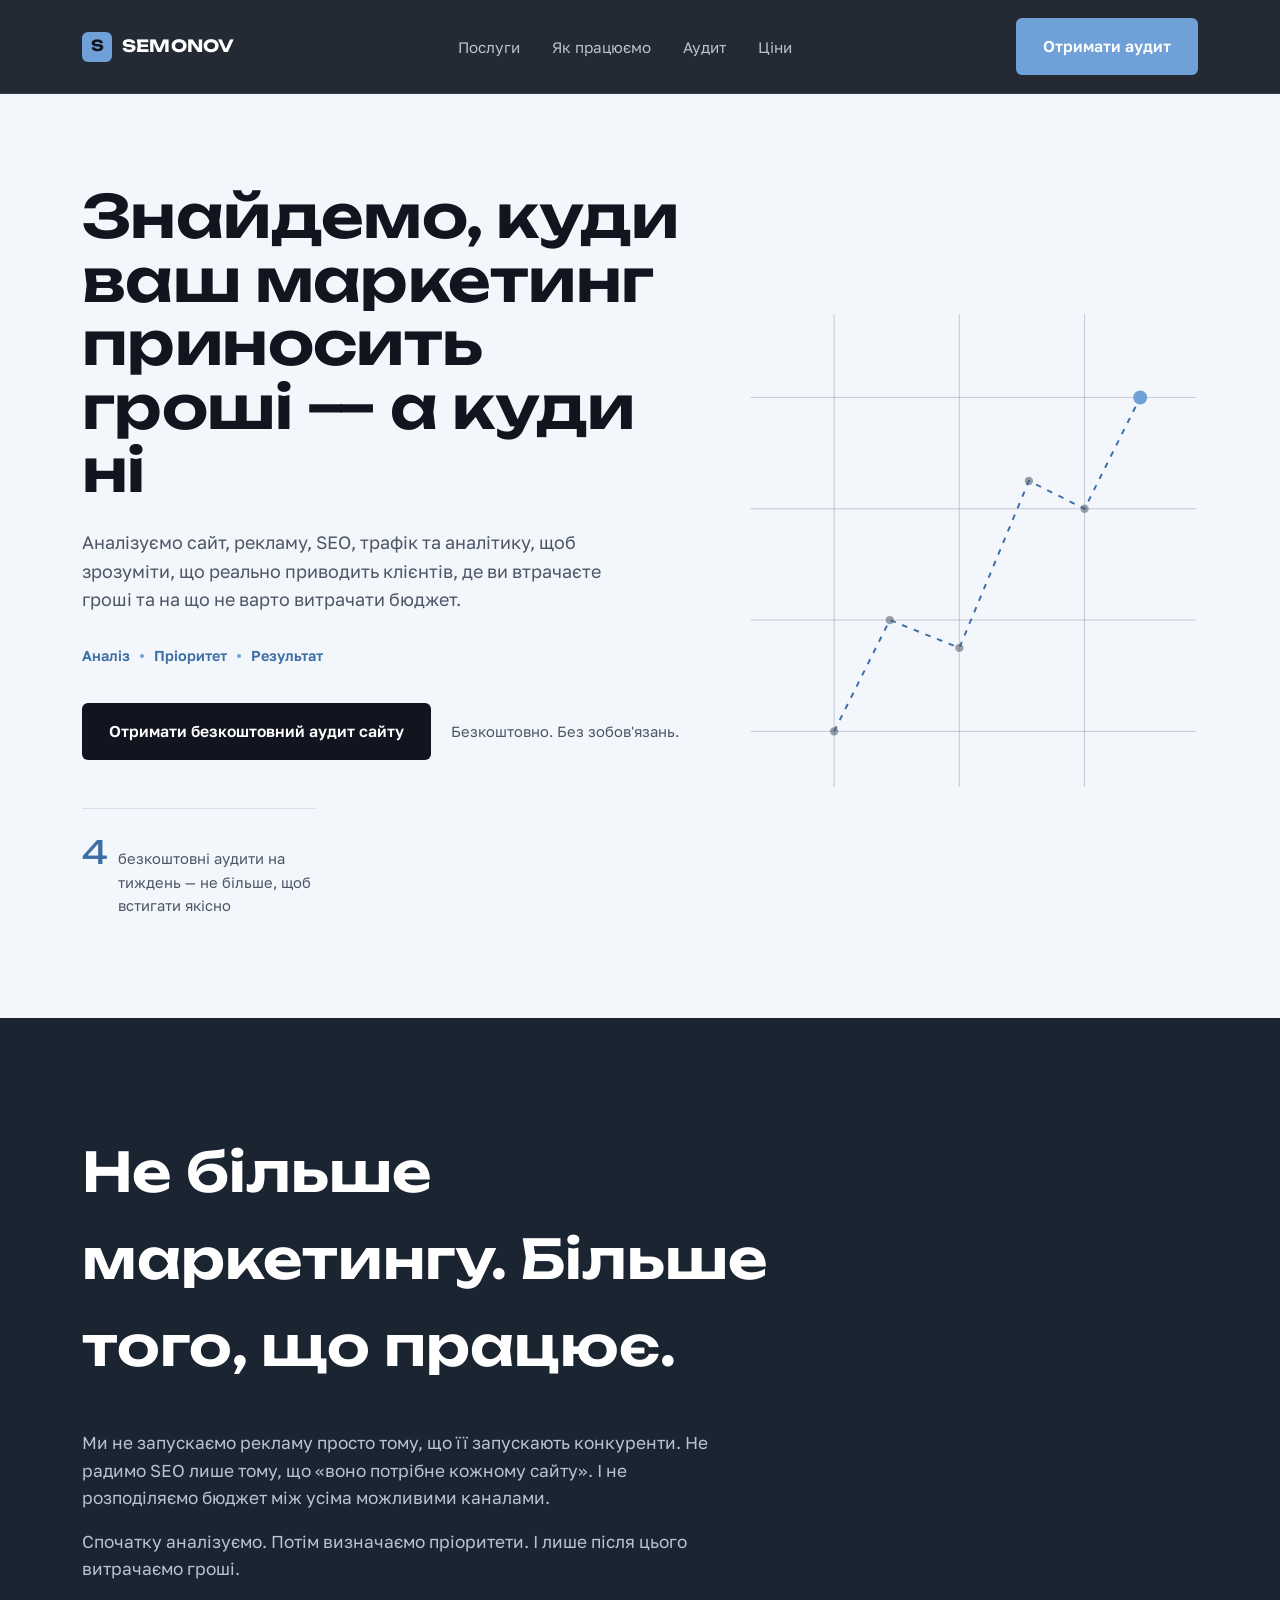
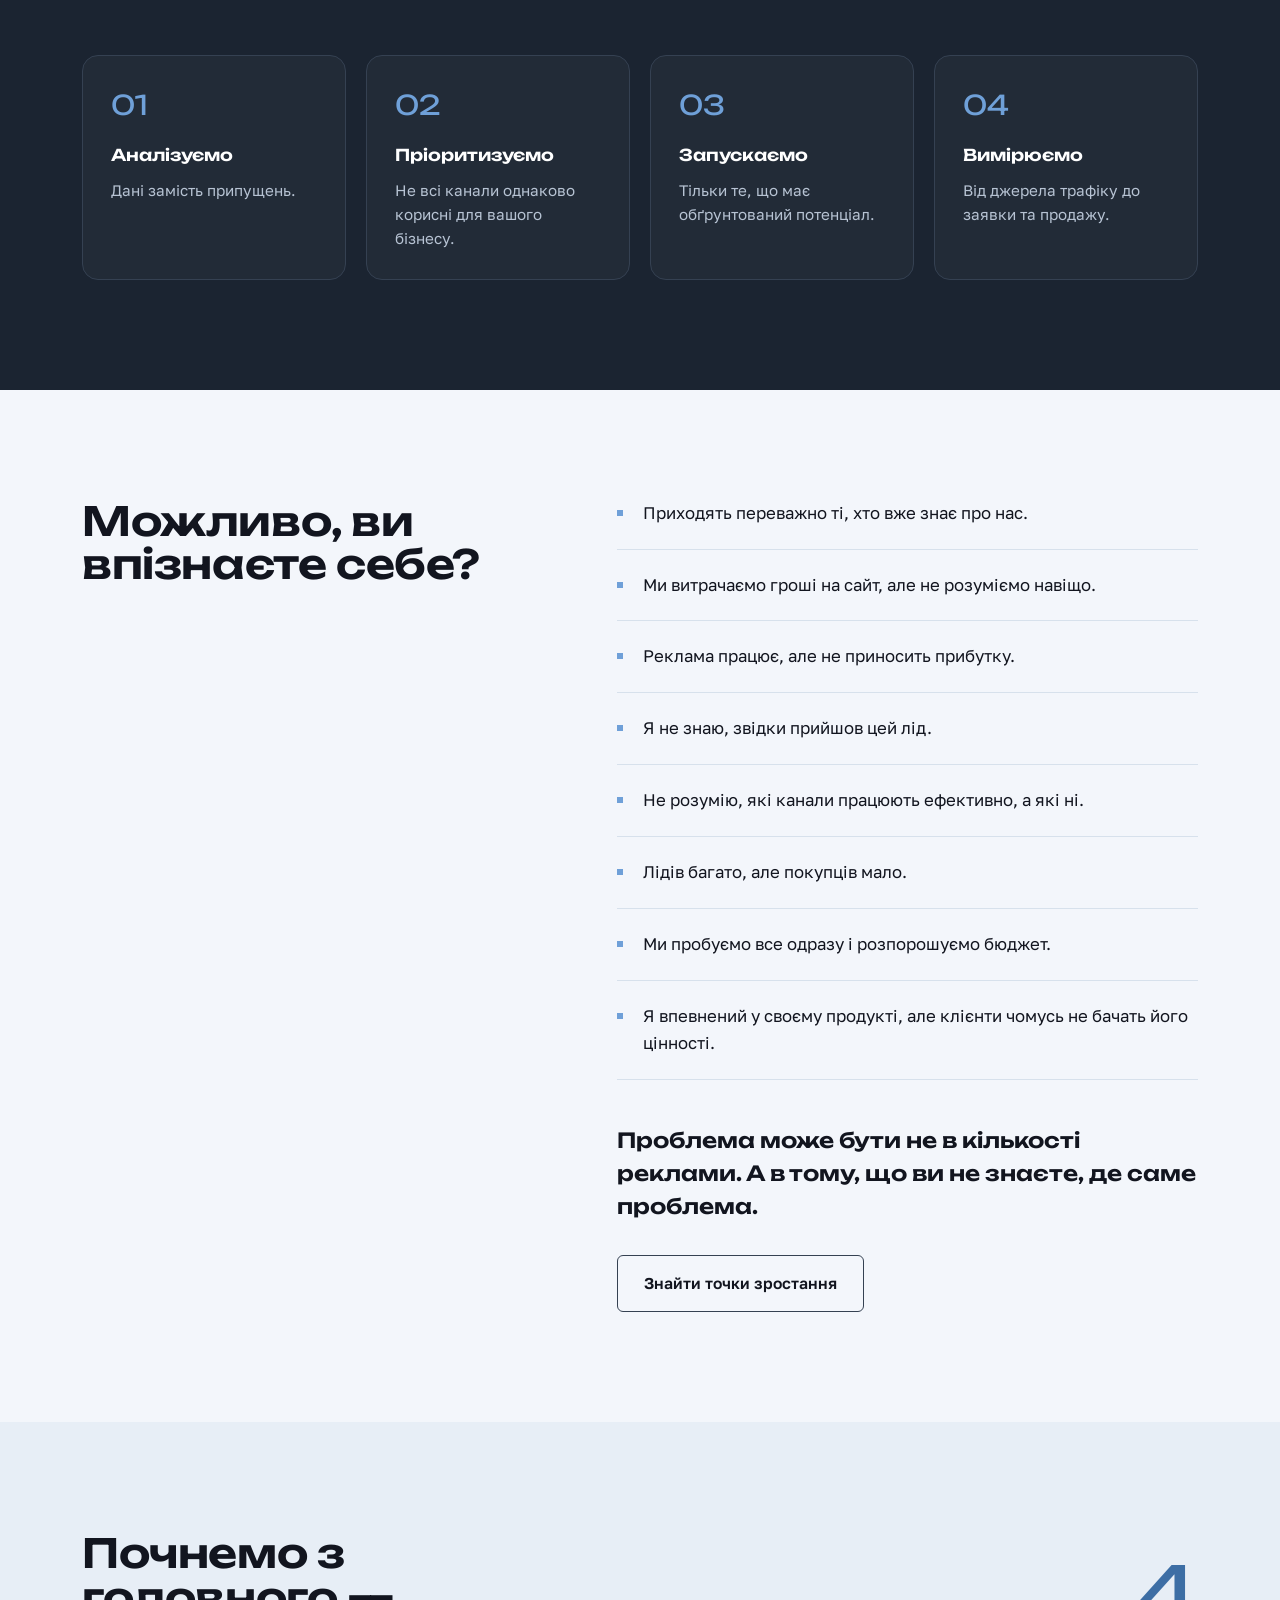
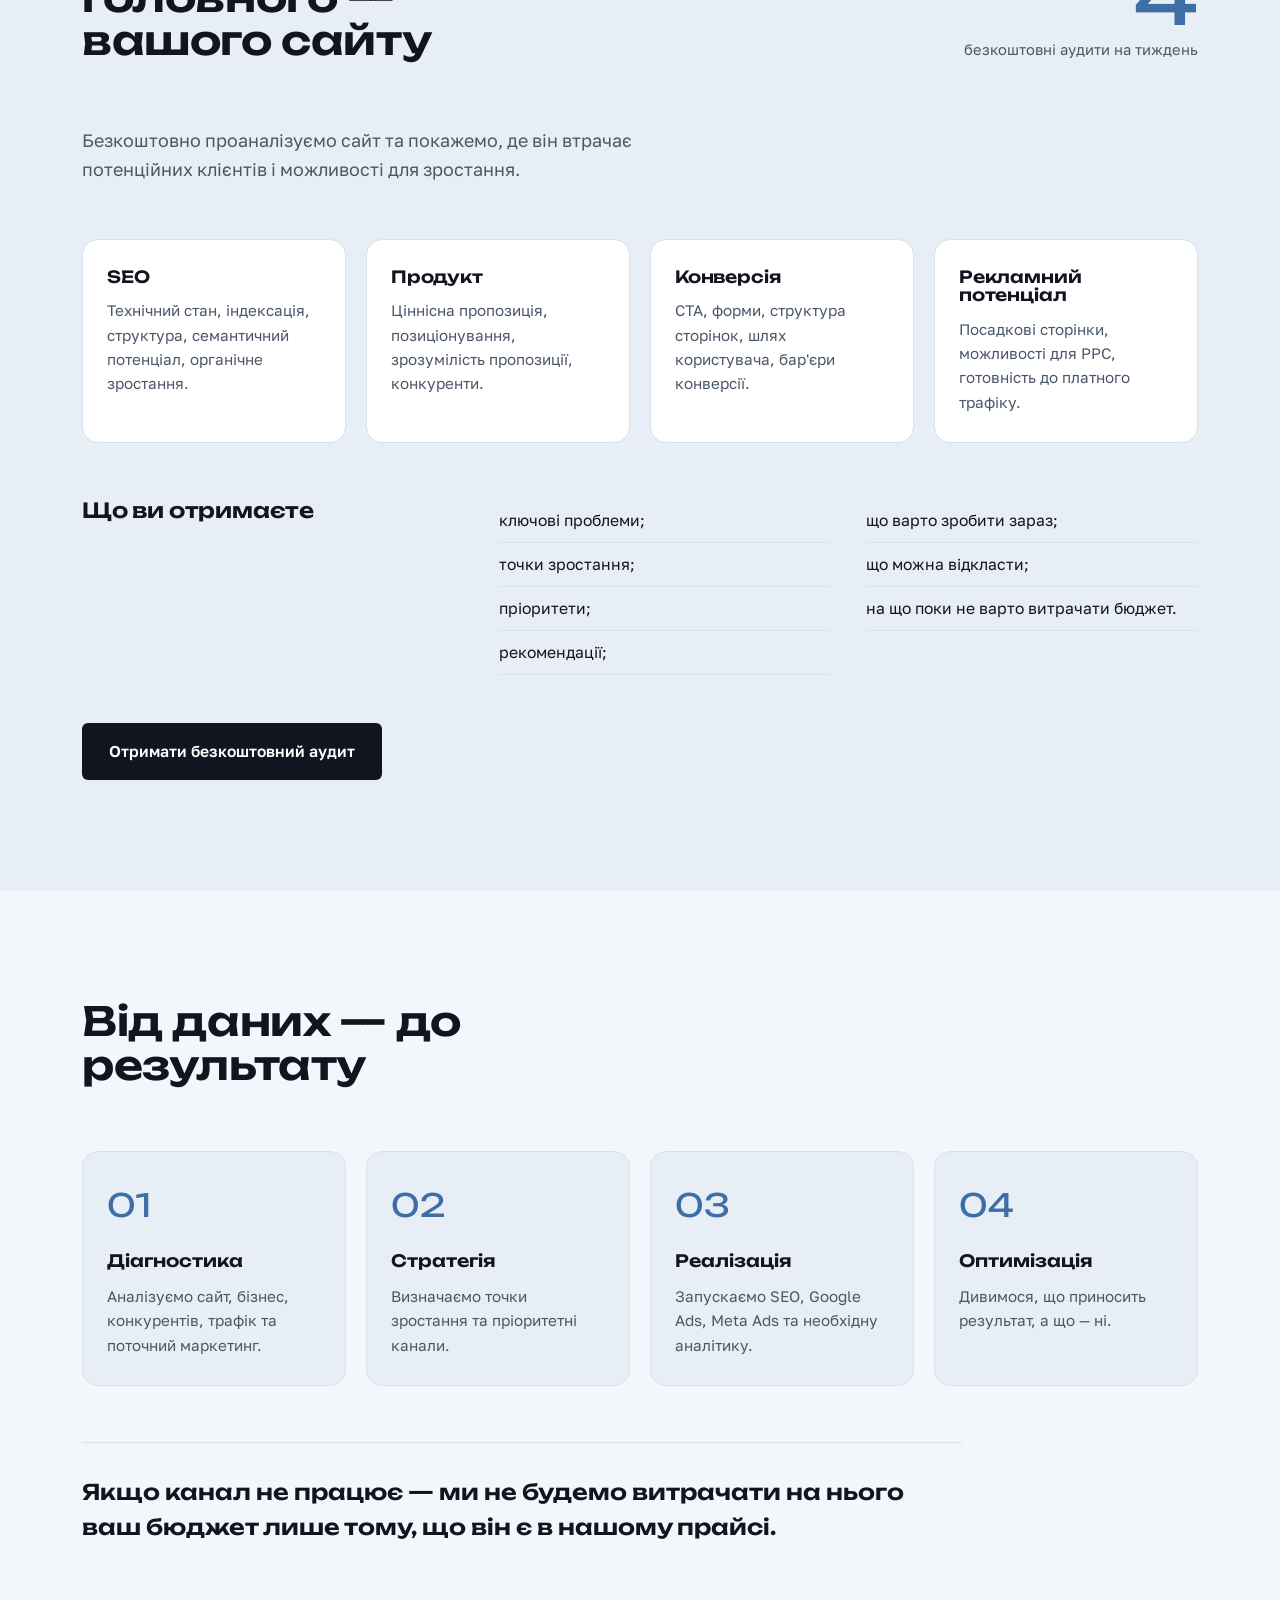
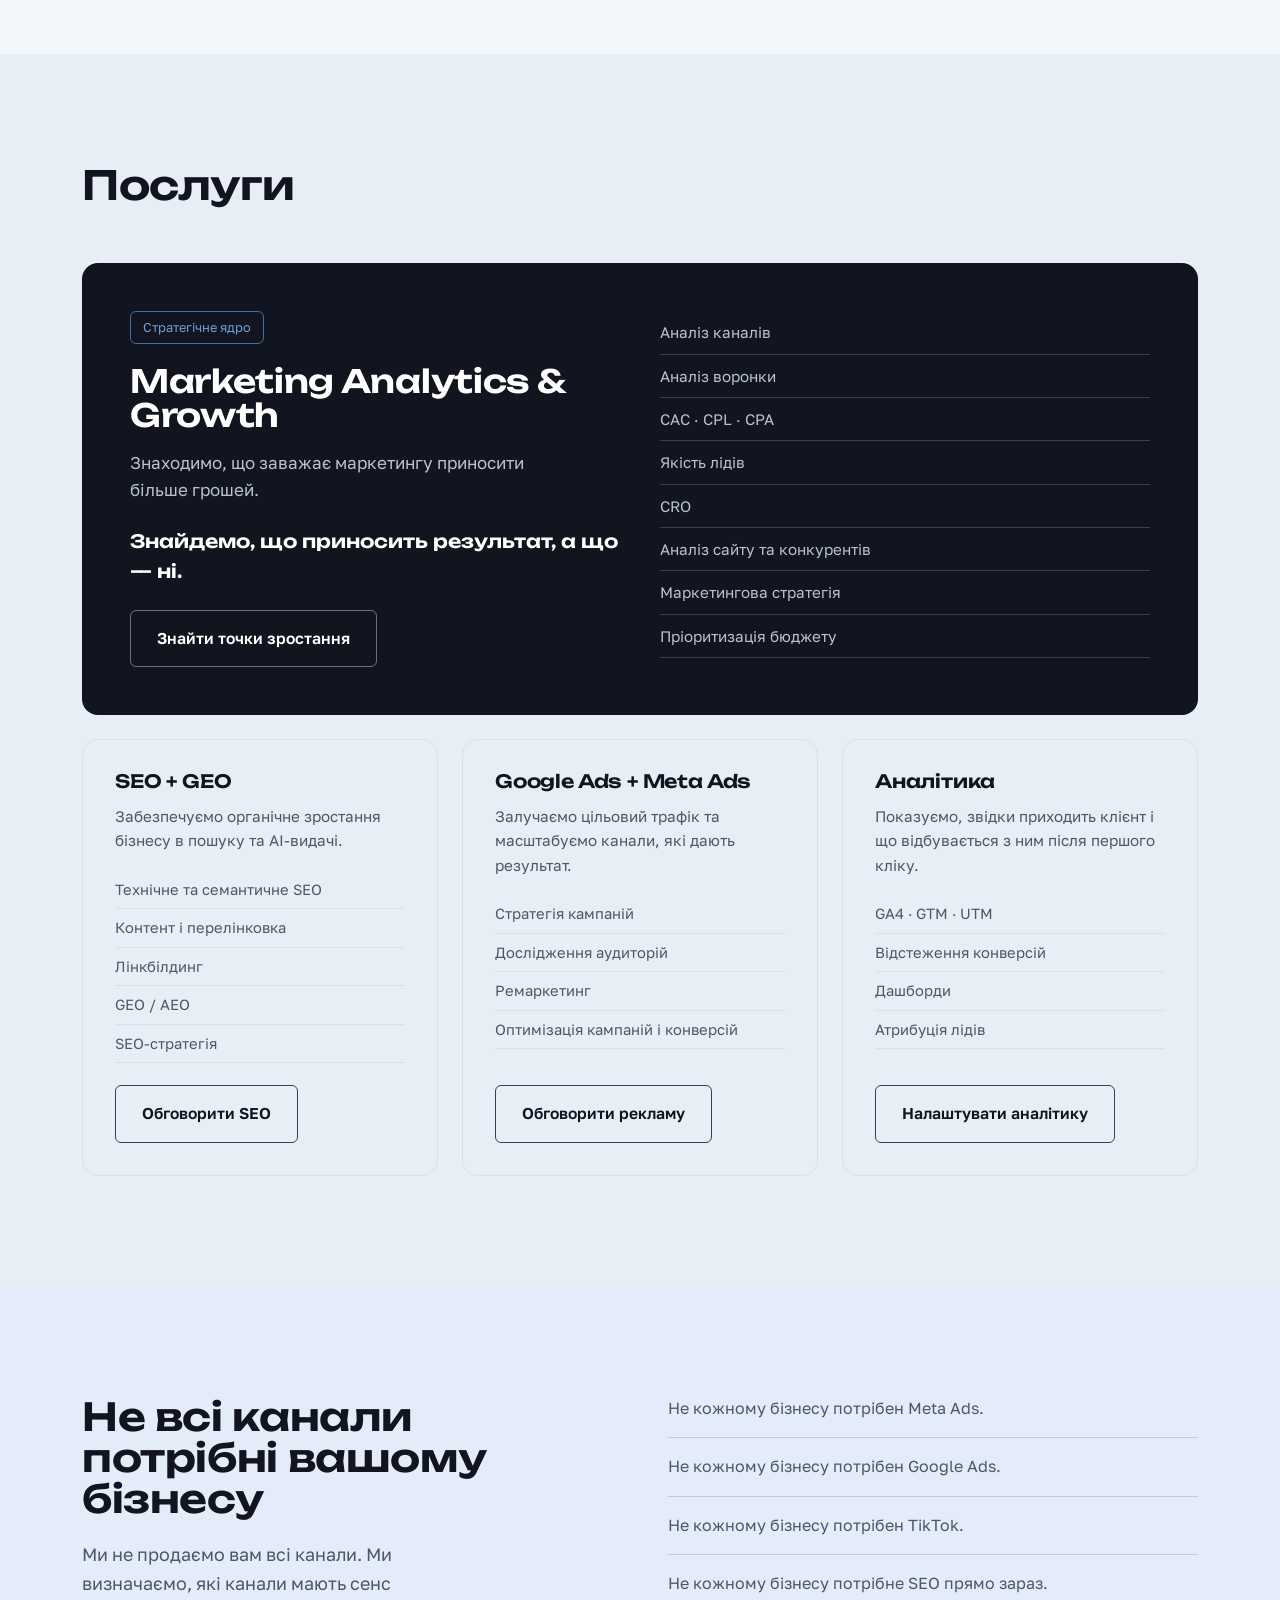
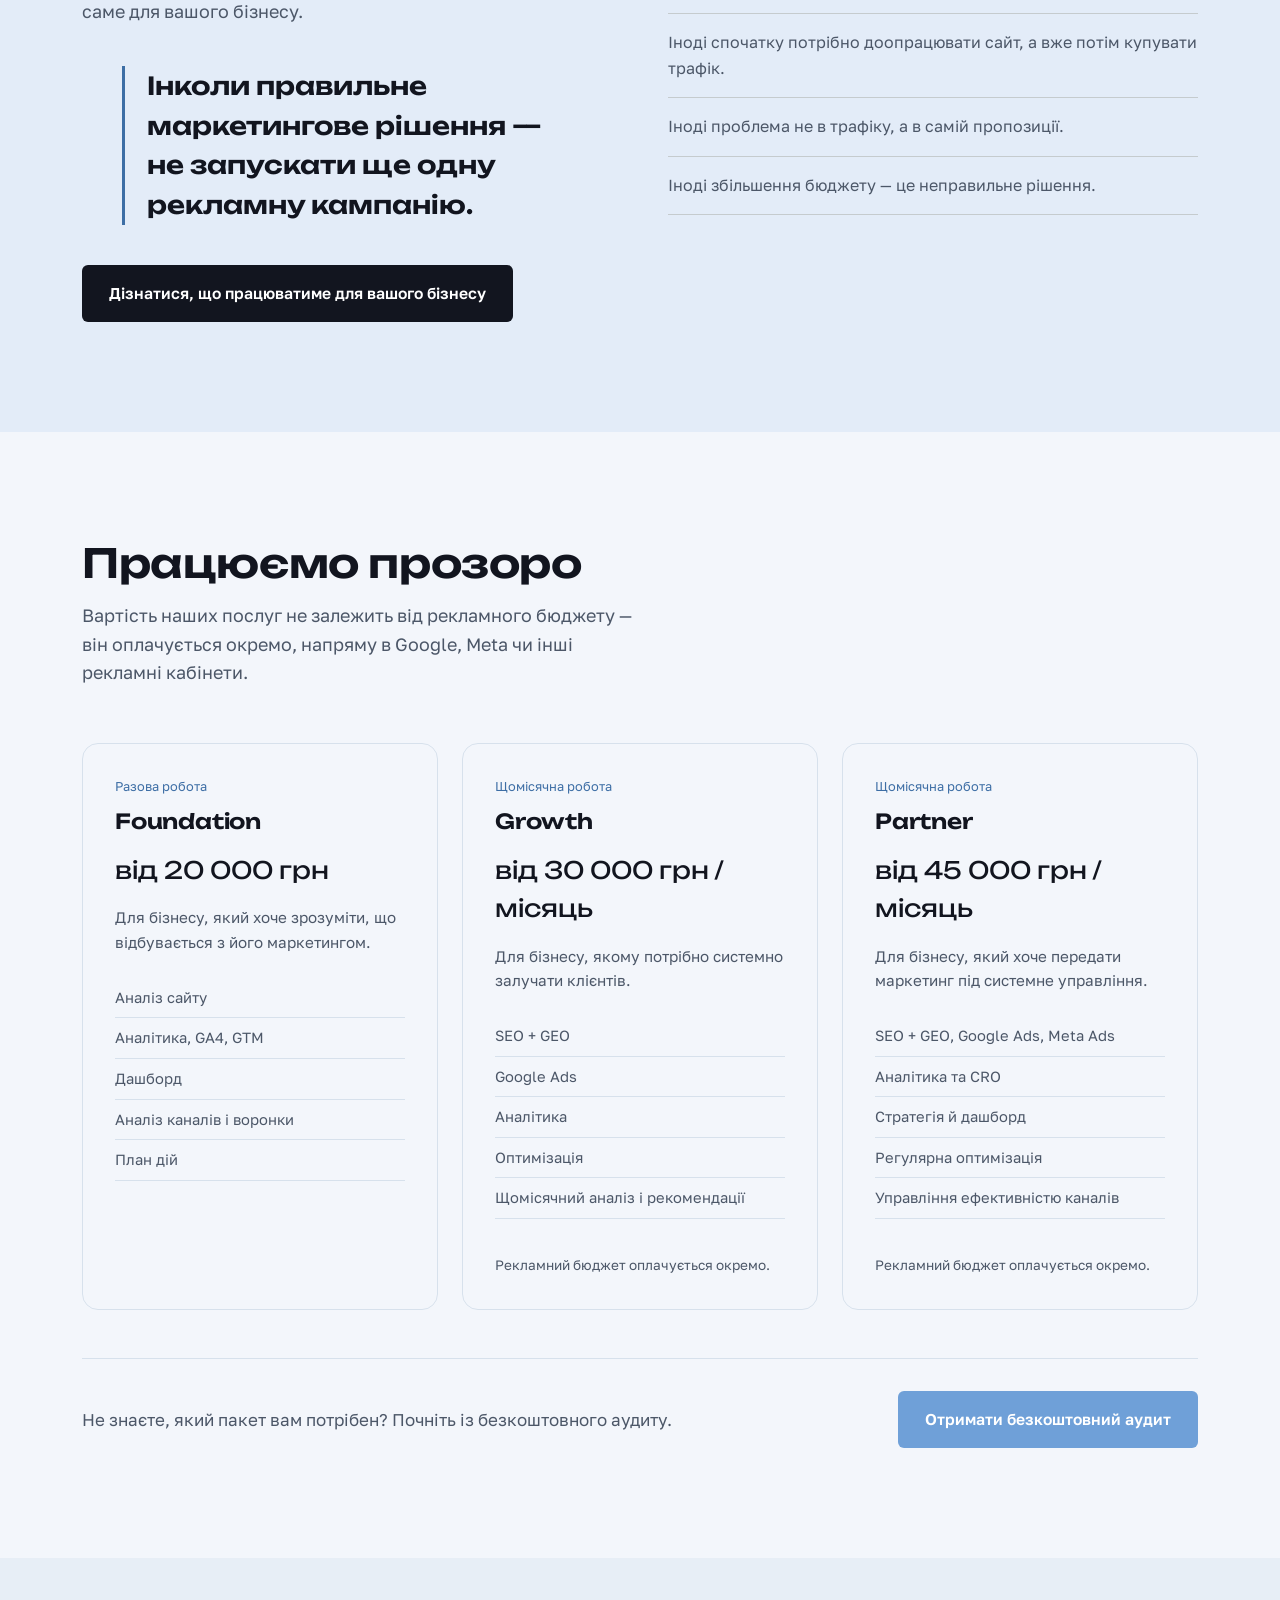
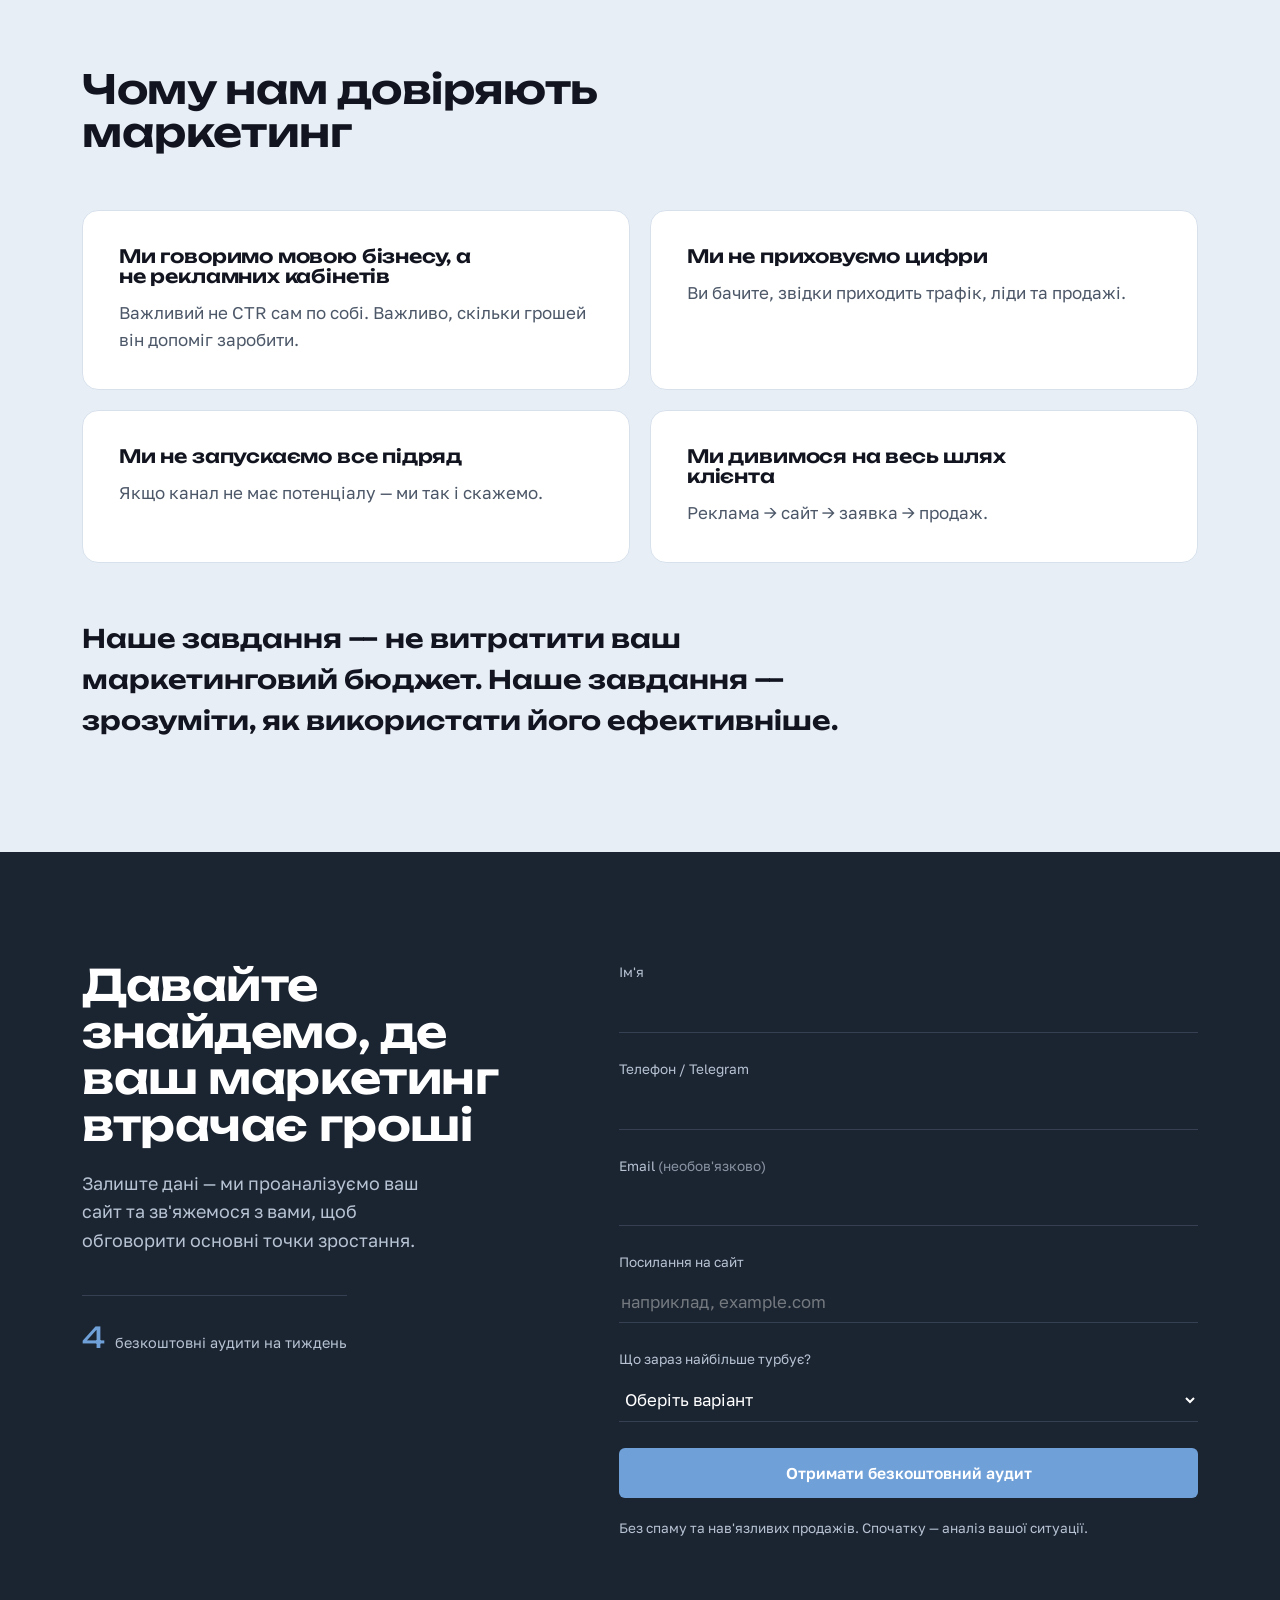
<file: index.html>
<!DOCTYPE html>
<html lang="uk">
<head>
<meta charset="UTF-8">
<meta name="viewport" content="width=device-width, initial-scale=1.0">
<title>SEMONOV — маркетингова аналітика та просування бізнесу</title>
<meta name="description" content="SEMONOV аналізує сайт, рекламу, SEO та аналітику, щоб визначити, де маркетинг приносить гроші, а де — ні. Безкоштовний аудит сайту та точок зростання. До 4 аудитів на тиждень.">

<meta property="og:title" content="SEMONOV — не більше маркетингу. Більше того, що працює.">
<meta property="og:description" content="Аналіз → Пріоритизація → Реалізація → Вимірювання → Оптимізація. Безкоштовний аудит сайту та точок зростання.">
<meta property="og:type" content="website">
<meta property="og:url" content="https://example.com/">
<meta property="og:image" content="https://example.com/og-image.jpg">
<meta property="og:locale" content="uk_UA">

<link rel="canonical" href="https://example.com/">
<link rel="icon" type="image/svg+xml" href="data:image/svg+xml,%3Csvg xmlns='http://www.w3.org/2000/svg' viewBox='0 0 40 40'%3E%3Crect width='40' height='40' fill='%2312151F'/%3E%3Ctext x='50%25' y='56%25' font-family='Arial, sans-serif' font-weight='700' font-size='22' fill='%236FA0D8' text-anchor='middle'%3ES%3C/text%3E%3C/svg%3E">

<link rel="preconnect" href="https://fonts.googleapis.com">
<link rel="preconnect" href="https://fonts.gstatic.com" crossorigin>
<link href="https://fonts.googleapis.com/css2?family=Unbounded:wght@500;600;700;800&family=Golos+Text:wght@400;500;600;700&display=swap" rel="stylesheet">

<style>
  :root {
    --bg: #F3F6FB;
    --bg-raised: #FFFFFF;
    --surface: #E7EEF6;
    --ink: #12151F;
    --ink-soft: #4C5768;
    --graphite: #1B2431;
    --graphite-soft: #B7C3D3;
    --accent: #6FA0D8;
    --accent-deep: #3D6EA5;
    --accent-tint: #E3ECF8;
    --line: #D7E1EC;
    --line-dark: #354152;
    --font-display: "Unbounded", sans-serif;
    --font-body: "Golos Text", sans-serif;
    --container: 1180px;
    --radius: 6px;
    --radius-lg: 16px;
  }

  * { box-sizing: border-box; }
  html { scroll-behavior: smooth; }

  @media (prefers-reduced-motion: reduce) {
    html { scroll-behavior: auto; }
    *, *::before, *::after { animation-duration: 0.001ms !important; animation-iteration-count: 1 !important; transition-duration: 0.001ms !important; scroll-behavior: auto !important; }
  }

  body {
    margin: 0;
    font-family: var(--font-body);
    color: var(--ink);
    background: var(--bg);
    line-height: 1.6;
    font-size: 17px;
    -webkit-font-smoothing: antialiased;
  }

  h1, h2, h3, h4 {
    font-family: var(--font-display);
    font-weight: 600;
    line-height: 1.08;
    margin: 0;
    letter-spacing: -0.01em;
  }

  p { margin: 0; }
  a { color: inherit; }
  ul { margin: 0; padding: 0; list-style: none; }

  .container {
    max-width: var(--container);
    margin: 0 auto;
    padding: 0 32px;
  }

  section { position: relative; }

  .eyebrow-index {
    font-family: var(--font-display);
    font-size: 0.78rem;
    color: var(--accent-deep);
    letter-spacing: 0.02em;
  }

  .lede {
    font-size: clamp(1.05rem, 1.4vw, 1.2rem);
    color: var(--ink-soft);
    max-width: 560px;
  }

  /* ---------- Buttons ---------- */
  .btn {
    display: inline-flex;
    align-items: center;
    gap: 10px;
    padding: 15px 26px;
    border-radius: var(--radius);
    font-family: var(--font-body);
    font-size: 0.98rem;
    font-weight: 600;
    text-decoration: none;
    cursor: pointer;
    border: 1px solid transparent;
    transition: background-color 0.2s ease, color 0.2s ease, border-color 0.2s ease, transform 0.15s ease;
  }
  .btn:active { transform: translateY(1px); }
  .btn:focus-visible { outline: 2px solid var(--accent-deep); outline-offset: 3px; }

  .btn-accent {
    background: var(--accent);
    color: var(--bg-raised);
  }
  .btn-accent:hover { background: var(--accent-deep); }

  .btn-ink {
    background: var(--ink);
    color: var(--bg-raised);
  }
  .btn-ink:hover { background: var(--accent-deep); }

  .btn-outline {
    background: transparent;
    color: var(--ink);
    border-color: var(--line-dark);
  }
  .btn-outline:hover { border-color: var(--accent); color: var(--accent-deep); }

  .btn-outline-light {
    background: transparent;
    color: var(--bg-raised);
    border-color: rgba(251,250,246,0.4);
  }
  .btn-outline-light:hover { border-color: var(--accent); color: var(--accent); }

  .btn-block { width: 100%; justify-content: center; }

  /* ---------- Header ---------- */
  header.site-header {
    position: sticky;
    top: 0;
    z-index: 60;
    background: rgba(18, 24, 34, 0.92);
    backdrop-filter: blur(10px) saturate(140%);
    border-bottom: 1px solid var(--line-dark);
  }
  .header-inner {
    max-width: var(--container);
    margin: 0 auto;
    padding: 18px 32px;
    display: flex;
    align-items: center;
    justify-content: space-between;
    gap: 20px;
  }
  .brand {
    display: flex;
    align-items: center;
    gap: 10px;
    text-decoration: none;
    color: var(--bg-raised);
  }
  .brand-mark {
    width: 30px;
    height: 30px;
    border-radius: var(--radius);
    background: var(--accent);
    color: var(--ink);
    display: flex;
    align-items: center;
    justify-content: center;
    font-family: var(--font-display);
    font-weight: 700;
    font-size: 0.95rem;
    flex-shrink: 0;
  }
  .brand-word {
    font-family: var(--font-display);
    font-weight: 700;
    font-size: 1.05rem;
    letter-spacing: 0.01em;
    color: var(--bg-raised);
  }

  nav.main-nav ul {
    display: flex;
    gap: 32px;
  }
  nav.main-nav a {
    text-decoration: none;
    color: var(--graphite-soft);
    font-size: 0.95rem;
    position: relative;
    padding-bottom: 3px;
  }
  nav.main-nav a::after {
    content: "";
    position: absolute;
    left: 0; right: 100%;
    bottom: 0;
    height: 1px;
    background: var(--accent);
    transition: right 0.2s ease;
  }
  nav.main-nav a:hover { color: var(--bg-raised); }
  nav.main-nav a:hover::after { right: 0; }

  .header-cta { display: flex; align-items: center; gap: 14px; }

  .nav-toggle {
    display: none;
    background: none;
    border: 1px solid var(--line-dark);
    border-radius: var(--radius);
    width: 40px; height: 40px;
    align-items: center; justify-content: center;
    cursor: pointer;
    position: relative;
  }
  .nav-toggle span, .nav-toggle::before, .nav-toggle::after {
    content: ""; display: block; width: 16px; height: 1.5px; background: var(--bg-raised); position: absolute;
  }
  .nav-toggle::before { transform: translateY(-5px); }
  .nav-toggle::after { transform: translateY(5px); }

  @media (max-width: 880px) {
    nav.main-nav { display: none; }
    nav.main-nav.open {
      display: block;
      position: absolute; top: 100%; left: 0; right: 0;
      background: var(--graphite);
      border-bottom: 1px solid var(--line-dark);
      padding: 20px 32px 28px;
    }
    nav.main-nav.open ul { flex-direction: column; gap: 18px; }
    .header-cta .btn-accent { display: none; }
    .nav-toggle { display: flex; }
  }

  /* ---------- Hero ---------- */
  .hero {
    padding: 90px 0 100px;
    overflow: hidden;
  }
  .hero-grid {
    display: grid;
    grid-template-columns: 1.15fr 0.85fr;
    gap: 56px;
    align-items: center;
  }
  .hero h1 {
    font-size: clamp(2.3rem, 4.6vw, 3.7rem);
    max-width: 15ch;
  }
  .hero-reveal-line {
    display: block;
    overflow: hidden;
  }
  .hero-reveal-line span {
    display: block;
    transform: translateY(110%);
    animation: revealUp 0.7s cubic-bezier(.2,.8,.2,1) forwards;
  }
  .hero-reveal-line:nth-child(1) span { animation-delay: 0.05s; }
  .hero-reveal-line:nth-child(2) span { animation-delay: 0.16s; }
  .hero-reveal-line:nth-child(3) span { animation-delay: 0.27s; }
  @keyframes revealUp {
    to { transform: translateY(0); }
  }
  @media (prefers-reduced-motion: reduce) {
    .hero-reveal-line span { transform: none; animation: none; }
  }

  .hero-lede { margin-top: 26px; }

  .hero-process-rail {
    display: flex;
    align-items: center;
    gap: 10px;
    margin-top: 30px;
    font-size: 0.9rem;
    color: var(--accent-deep);
    font-weight: 600;
  }
  .hero-process-rail .dot {
    width: 4px; height: 4px; background: var(--accent); border-radius: 50%; flex-shrink: 0;
  }

  .hero-cta-row {
    display: flex;
    flex-wrap: wrap;
    align-items: center;
    gap: 20px;
    margin-top: 36px;
  }
  .hero-microcopy { color: var(--ink-soft); font-size: 0.92rem; }

  .hero-capacity {
    margin-top: 48px;
    display: inline-flex;
    align-items: baseline;
    gap: 10px;
    padding-top: 18px;
    border-top: 1px solid var(--line);
  }
  .hero-capacity .num {
    font-family: var(--font-display);
    font-size: 2rem;
    color: var(--accent-deep);
  }
  .hero-capacity .txt { color: var(--ink-soft); font-size: 0.92rem; max-width: 22ch; }

  /* Hero visual: abstract coordinate grid */
  .hero-visual {
    position: relative;
    aspect-ratio: 1 / 1.05;
  }
  .hero-visual svg { width: 100%; height: 100%; display: block; }
  .hero-visual .grid-line { stroke: var(--line-dark); stroke-width: 0.5; opacity: 0.35; }
  .hero-visual .grid-dot { fill: var(--ink-soft); opacity: 0.55; }
  .hero-visual .grid-dot.accent { fill: var(--accent); opacity: 1; }
  .hero-visual .grid-path { fill: none; stroke: var(--accent-deep); stroke-width: 1.4; stroke-dasharray: 4 5; }
  @media (max-width: 940px) {
    .hero-grid { grid-template-columns: 1fr; }
    .hero-visual { max-width: 380px; margin: 0 auto; aspect-ratio: 1/1; }
  }

  /* ---------- Reveal on scroll (restrained) ---------- */
  [data-reveal] {
    opacity: 0;
    transform: translateY(14px);
    transition: opacity 0.6s ease, transform 0.6s ease;
  }
  [data-reveal].is-visible {
    opacity: 1;
    transform: translateY(0);
  }

  /* ---------- Philosophy: dark statement panel ---------- */
  .philosophy {
    background: var(--graphite);
    color: var(--bg-raised);
    padding: 110px 0;
  }
  .philosophy-statement {
    font-family: var(--font-display);
    font-size: clamp(1.9rem, 4.4vw, 3.4rem);
    font-weight: 600;
    max-width: 15ch;
    color: var(--bg-raised);
    margin-bottom: 40px;
  }
  .philosophy-body {
    max-width: 640px;
    color: var(--graphite-soft);
    font-size: 1.08rem;
  }
  .philosophy-body p + p { margin-top: 16px; }

  .principles-row {
    display: grid;
    grid-template-columns: repeat(4, 1fr);
    gap: 20px;
    margin-top: 72px;
  }
  .principle {
    padding: 28px;
    border: 1px solid var(--line-dark);
    border-radius: var(--radius-lg);
    background: rgba(255,255,255,0.03);
  }
  .principle .num {
    font-family: var(--font-display);
    font-size: 1.7rem;
    color: var(--accent);
    display: block;
    margin-bottom: 14px;
  }
  .principle .title {
    font-family: var(--font-display);
    font-weight: 600;
    font-size: 1.02rem;
    margin-bottom: 10px;
  }
  .principle .desc {
    color: var(--graphite-soft);
    font-size: 0.95rem;
  }
  @media (max-width: 880px) {
    .principles-row { grid-template-columns: repeat(2, 1fr); }
  }
  @media (max-width: 540px) {
    .principles-row { grid-template-columns: 1fr; }
  }

  /* ---------- Problems ---------- */
  .problems { padding: 110px 0; }
  .problems-grid {
    display: grid;
    grid-template-columns: 0.9fr 1.1fr;
    gap: 60px;
  }
  .problems-intro h2 { font-size: clamp(1.8rem, 3.2vw, 2.5rem); max-width: 11ch; }
  .problems-intro { position: sticky; top: 110px; align-self: start; }

  .problems-list li {
    display: flex;
    gap: 20px;
    padding: 22px 0;
    border-bottom: 1px solid var(--line);
    font-size: 1.05rem;
  }
  .problems-list li:first-child { padding-top: 0; }
  .problems-list li::before {
    content: "";
    width: 6px; height: 6px;
    margin-top: 10px;
    background: var(--accent);
    flex-shrink: 0;
  }

  .problems-closing {
    margin-top: 44px;
    font-family: var(--font-display);
    font-weight: 600;
    font-size: 1.3rem;
    max-width: 34ch;
  }
  .problems-cta { margin-top: 32px; }

  @media (max-width: 880px) {
    .problems-grid { grid-template-columns: 1fr; gap: 32px; }
    .problems-intro { position: static; }
  }

  /* ---------- Audit ---------- */
  .audit {
    background: var(--surface);
    padding: 110px 0;
  }
  .audit-head {
    display: grid;
    grid-template-columns: 1.3fr 0.7fr;
    gap: 40px;
    align-items: end;
    margin-bottom: 64px;
  }
  .audit-head h2 { font-size: clamp(1.8rem, 3.2vw, 2.5rem); max-width: 13ch; }
  .audit-capacity-box {
    text-align: right;
  }
  .audit-capacity-box .num {
    font-family: var(--font-display);
    font-size: clamp(3.2rem, 7vw, 5rem);
    color: var(--accent-deep);
    line-height: 1;
    display: block;
  }
  .audit-capacity-box .cap-txt {
    color: var(--ink-soft);
    font-size: 0.92rem;
  }
  @media (max-width: 780px) {
    .audit-head { grid-template-columns: 1fr; }
    .audit-capacity-box { text-align: left; }
  }

  .audit-categories {
    display: grid;
    grid-template-columns: repeat(4, 1fr);
    gap: 20px;
    margin-bottom: 56px;
  }
  .audit-category {
    padding: 28px 24px;
    border: 1px solid var(--line);
    border-radius: var(--radius-lg);
    background: var(--bg-raised);
  }
  .audit-category h3 { font-size: 1.05rem; margin-bottom: 12px; }
  .audit-category p { color: var(--ink-soft); font-size: 0.95rem; }
  @media (max-width: 880px) {
    .audit-categories { grid-template-columns: repeat(2, 1fr); }
  }
  @media (max-width: 540px) {
    .audit-categories { grid-template-columns: 1fr; }
  }

  .audit-result {
    display: grid;
    grid-template-columns: 0.7fr 1.3fr;
    gap: 40px;
    align-items: start;
    margin-bottom: 48px;
  }
  .audit-result h3 { font-size: 1.3rem; }
  .audit-result ul {
    columns: 2;
    column-gap: 36px;
  }
  .audit-result ul li {
    font-size: 0.98rem;
    padding: 9px 0;
    border-bottom: 1px solid var(--line);
    break-inside: avoid;
  }
  @media (max-width: 780px) {
    .audit-result { grid-template-columns: 1fr; }
    .audit-result ul { columns: 1; }
  }

  /* ---------- Process ---------- */
  .process { padding: 110px 0; }
  .process-head { max-width: 640px; margin-bottom: 64px; }
  .process-head h2 { font-size: clamp(1.8rem, 3.2vw, 2.5rem); }

  .process-steps {
    display: grid;
    grid-template-columns: repeat(4, 1fr);
    gap: 20px;
  }
  .process-step {
    padding: 28px 24px;
    border: 1px solid var(--line);
    border-radius: var(--radius-lg);
    background: var(--surface);
  }
  .process-step .num {
    font-family: var(--font-display);
    font-size: 2rem;
    color: var(--accent-deep);
    display: block;
    margin-bottom: 16px;
  }
  .process-step .title { font-family: var(--font-display); font-weight: 600; margin-bottom: 10px; }
  .process-step .desc { color: var(--ink-soft); font-size: 0.95rem; }
  @media (max-width: 880px) {
    .process-steps { grid-template-columns: repeat(2, 1fr); }
  }
  @media (max-width: 540px) {
    .process-steps { grid-template-columns: 1fr; }
    .process-step { border-right: none; }
  }

  .process-closing {
    margin-top: 56px;
    font-family: var(--font-display);
    font-weight: 600;
    font-size: 1.35rem;
    max-width: 44ch;
    padding-top: 32px;
    border-top: 1px solid var(--line);
  }

  /* ---------- Services ---------- */
  .services { background: var(--surface); padding: 110px 0; }
  .services-head { max-width: 620px; margin-bottom: 56px; }
  .services-head h2 { font-size: clamp(1.8rem, 3.2vw, 2.5rem); }

  .service-featured {
    background: var(--ink);
    color: var(--bg-raised);
    padding: 48px;
    border-radius: var(--radius-lg);
    display: grid;
    grid-template-columns: 1fr 1fr;
    gap: 40px;
    margin-bottom: 24px;
  }
  .service-featured .tag {
    display: inline-block;
    font-size: 0.8rem;
    color: var(--accent);
    border: 1px solid var(--accent-deep);
    border-radius: var(--radius);
    padding: 5px 12px;
    margin-bottom: 20px;
  }
  .service-featured h3 { font-size: clamp(1.5rem, 2.6vw, 2rem); margin-bottom: 16px; }
  .service-featured .service-desc { color: var(--graphite-soft); margin-bottom: 24px; max-width: 40ch; }
  .service-featured .service-message {
    font-family: var(--font-display);
    font-weight: 600;
    font-size: 1.15rem;
    margin-bottom: 24px;
  }
  .service-featured ul { color: var(--graphite-soft); }
  .service-featured ul li {
    padding: 9px 0;
    border-bottom: 1px solid var(--line-dark);
    font-size: 0.95rem;
  }
  @media (max-width: 780px) {
    .service-featured { grid-template-columns: 1fr; padding: 32px; }
  }

  .services-secondary {
    display: grid;
    grid-template-columns: repeat(3, 1fr);
    gap: 24px;
  }
  .service-card {
    border: 1px solid var(--line);
    border-radius: var(--radius-lg);
    padding: 32px;
    display: flex;
    flex-direction: column;
  }
  .service-card h3 { font-size: 1.15rem; margin-bottom: 12px; }
  .service-card .service-desc { color: var(--ink-soft); font-size: 0.95rem; margin-bottom: 18px; }
  .service-card ul { color: var(--ink-soft); font-size: 0.92rem; margin-bottom: 22px; }
  .service-card ul li { padding: 7px 0; border-bottom: 1px solid var(--line); }
  .service-card .btn { margin-top: auto; align-self: flex-start; }
  @media (max-width: 940px) {
    .services-secondary { grid-template-columns: 1fr 1fr; }
  }
  @media (max-width: 620px) {
    .services-secondary { grid-template-columns: 1fr; }
  }

  /* ---------- Channels ---------- */
  .channels {
    background: var(--accent-tint);
    padding: 110px 0;
  }
  .channels-grid {
    display: grid;
    grid-template-columns: 1fr 1fr;
    gap: 56px;
  }
  .channels-head h2 { font-size: clamp(1.8rem, 3.2vw, 2.4rem); max-width: 12ch; margin-bottom: 20px; }
  .channels-head .lede { max-width: 30ch; }

  .channels-list li {
    padding: 16px 0;
    border-bottom: 1px solid rgba(93,88,54,0.22);
    font-size: 1rem;
    color: var(--ink-soft);
  }
  .channels-list li:first-child { padding-top: 0; }

  .channels-quote {
    margin-top: 40px;
    font-family: var(--font-display);
    font-weight: 600;
    font-size: clamp(1.2rem, 2.2vw, 1.55rem);
    color: var(--ink);
    max-width: 22ch;
    border-left: 3px solid var(--accent-deep);
    padding-left: 22px;
  }
  .channels-cta { margin-top: 40px; }

  @media (max-width: 860px) {
    .channels-grid { grid-template-columns: 1fr; }
  }

  /* ---------- Pricing ---------- */
  .pricing { padding: 110px 0; }
  .pricing-head { max-width: 640px; margin-bottom: 20px; }
  .pricing-head h2 { font-size: clamp(1.8rem, 3.2vw, 2.5rem); margin-bottom: 16px; }

  .pricing-table {
    display: grid;
    grid-template-columns: repeat(3, 1fr);
    gap: 24px;
    margin-top: 56px;
  }
  .price-col {
    border: 1px solid var(--line);
    border-radius: var(--radius-lg);
    padding: 32px;
    display: flex;
    flex-direction: column;
  }
  .price-col .price-label {
    font-size: 0.8rem;
    color: var(--accent-deep);
    margin-bottom: 14px;
  }
  .price-col h3 { font-size: 1.3rem; margin-bottom: 18px; }
  .price-col .price-amount {
    font-family: var(--font-display);
    font-size: 1.5rem;
    margin-bottom: 16px;
  }
  .price-col .price-positioning {
    color: var(--ink-soft);
    font-size: 0.95rem;
    margin-bottom: 24px;
  }
  .price-col ul { flex-grow: 1; margin-bottom: 20px; }
  .price-col ul li {
    padding: 8px 0;
    border-bottom: 1px solid var(--line);
    font-size: 0.92rem;
    color: var(--ink-soft);
  }
  .price-col .price-note {
    font-size: 0.85rem;
    color: var(--ink-soft);
    margin-top: auto;
    padding-top: 16px;
  }
  @media (max-width: 940px) {
    .pricing-table { grid-template-columns: 1fr 1fr; }
  }
  @media (max-width: 620px) {
    .pricing-table { grid-template-columns: 1fr; }
  }

  .pricing-footer {
    margin-top: 48px;
    padding-top: 32px;
    border-top: 1px solid var(--line);
    display: flex;
    flex-wrap: wrap;
    align-items: center;
    justify-content: space-between;
    gap: 20px;
  }
  .pricing-footer p { color: var(--ink-soft); }

  /* ---------- Why us ---------- */
  .why-us { background: var(--surface); padding: 110px 0; }
  .why-head { max-width: 560px; margin-bottom: 56px; }
  .why-head h2 { font-size: clamp(1.8rem, 3.2vw, 2.5rem); }

  .why-grid {
    display: grid;
    grid-template-columns: repeat(2, 1fr);
    gap: 20px;
    margin-bottom: 56px;
  }
  .why-item {
    background: var(--bg-raised);
    border: 1px solid var(--line);
    border-radius: var(--radius-lg);
    padding: 36px;
  }
  .why-item h3 { font-size: 1.15rem; margin-bottom: 12px; max-width: 22ch; }
  .why-item p { color: var(--ink-soft); }
  @media (max-width: 720px) {
    .why-grid { grid-template-columns: 1fr; }
  }

  .why-closing {
    font-family: var(--font-display);
    font-weight: 600;
    font-size: clamp(1.25rem, 2.2vw, 1.6rem);
    max-width: 34ch;
  }

  /* ---------- Contact ---------- */
  .contact {
    background: var(--graphite);
    color: var(--bg-raised);
    padding: 110px 0;
  }
  .contact-grid {
    display: grid;
    grid-template-columns: 0.9fr 1.1fr;
    gap: 64px;
    align-items: start;
  }
  .contact-intro h2 {
    font-size: clamp(1.9rem, 3.4vw, 2.7rem);
    color: var(--bg-raised);
    max-width: 13ch;
    margin-bottom: 20px;
  }
  .contact-intro .lede { color: var(--graphite-soft); max-width: 34ch; }
  .contact-capacity {
    margin-top: 40px;
    display: inline-flex;
    align-items: baseline;
    gap: 10px;
    padding-top: 18px;
    border-top: 1px solid var(--line-dark);
  }
  .contact-capacity .num { font-family: var(--font-display); font-size: 1.8rem; color: var(--accent); }
  .contact-capacity .txt { color: var(--graphite-soft); font-size: 0.9rem; }

  form.lead-form { width: 100%; }

  .form-field { margin-bottom: 26px; }
  .form-field label {
    display: block;
    font-size: 0.85rem;
    color: var(--graphite-soft);
    margin-bottom: 8px;
  }
  .form-field .optional-tag { color: var(--graphite-soft); opacity: 0.7; }
  .form-field input,
  .form-field select {
    width: 100%;
    background: transparent;
    border: none;
    border-bottom: 1px solid var(--line-dark);
    padding: 10px 2px;
    font-family: var(--font-body);
    font-size: 1.05rem;
    color: var(--bg-raised);
    border-radius: 0;
  }
  .form-field select option { color: var(--ink); }
  .form-field input::placeholder { color: rgba(251,250,246,0.4); }
  .form-field input:focus,
  .form-field select:focus {
    outline: none;
    border-bottom-color: var(--accent);
  }
  .form-field .field-error {
    color: #E8A0A0;
    font-size: 0.83rem;
    margin-top: 8px;
    display: none;
  }
  .form-field.invalid input,
  .form-field.invalid select { border-bottom-color: #C97A7A; }
  .form-field.invalid .field-error { display: block; }

  .form-note {
    color: var(--graphite-soft);
    font-size: 0.85rem;
    margin-top: 20px;
  }

  .form-success { display: none; padding: 20px 0; }
  .form-success.visible { display: block; }
  .form-success h3 { color: var(--bg-raised); margin-bottom: 12px; }
  .form-success p { color: var(--graphite-soft); }
  .lead-form.hidden { display: none; }

  @media (max-width: 860px) {
    .contact-grid { grid-template-columns: 1fr; }
  }

  .visually-hidden {
    position: absolute; width: 1px; height: 1px; padding: 0; margin: -1px;
    overflow: hidden; clip: rect(0,0,0,0); white-space: nowrap; border: 0;
  }

  .skip-link {
    position: absolute; left: -9999px; top: 0;
    background: var(--ink); color: var(--bg-raised);
    padding: 12px 20px; z-index: 100;
  }
  .skip-link:focus { left: 16px; top: 16px; }
</style>
</head>
<body>

<a class="skip-link" href="#main-content">Перейти до основного змісту</a>

<header class="site-header">
  <div class="header-inner">
    <a href="#" class="brand">
      <span class="brand-mark" aria-hidden="true">S</span>
      <span class="brand-word">SEMONOV</span>
    </a>

    <nav class="main-nav" id="main-nav" aria-label="Основна навігація">
      <ul>
        <li><a href="#services">Послуги</a></li>
        <li><a href="#process">Як працюємо</a></li>
        <li><a href="#audit">Аудит</a></li>
        <li><a href="#pricing">Ціни</a></li>
      </ul>
    </nav>

    <div class="header-cta">
      <a href="#contact" class="btn btn-accent">Отримати аудит</a>
      <button class="nav-toggle" id="nav-toggle" aria-expanded="false" aria-controls="main-nav" aria-label="Відкрити меню">
        <span class="visually-hidden">Меню</span>
      </button>
    </div>
  </div>
</header>

<main id="main-content">

  <!-- HERO -->
  <section class="hero" id="hero">
    <div class="container hero-grid">
      <div>
        <h1>
          <span class="hero-reveal-line"><span>Знайдемо, куди ваш маркетинг</span></span>
          <span class="hero-reveal-line"><span>приносить гроші — а куди ні</span></span>
        </h1>

        <p class="lede hero-lede">Аналізуємо сайт, рекламу, SEO, трафік та аналітику, щоб зрозуміти, що реально приводить клієнтів, де ви втрачаєте гроші та на що не варто витрачати бюджет.</p>

        <div class="hero-process-rail">
          <span>Аналіз</span><span class="dot" aria-hidden="true"></span>
          <span>Пріоритет</span><span class="dot" aria-hidden="true"></span>
          <span>Результат</span>
        </div>

        <div class="hero-cta-row">
          <a href="#contact" class="btn btn-ink">Отримати безкоштовний аудит сайту</a>
          <span class="hero-microcopy">Безкоштовно. Без зобов'язань.</span>
        </div>

        <div class="hero-capacity">
          <span class="num" data-count-to="4">0</span>
          <span class="txt">безкоштовні аудити на тиждень — не більше, щоб встигати якісно</span>
        </div>
      </div>

      <div class="hero-visual" aria-hidden="true">
        <svg viewBox="0 0 320 340" xmlns="http://www.w3.org/2000/svg">
          <line class="grid-line" x1="0" y1="60" x2="320" y2="60"></line>
          <line class="grid-line" x1="0" y1="140" x2="320" y2="140"></line>
          <line class="grid-line" x1="0" y1="220" x2="320" y2="220"></line>
          <line class="grid-line" x1="0" y1="300" x2="320" y2="300"></line>
          <line class="grid-line" x1="60" y1="0" x2="60" y2="340"></line>
          <line class="grid-line" x1="150" y1="0" x2="150" y2="340"></line>
          <line class="grid-line" x1="240" y1="0" x2="240" y2="340"></line>

          <path class="grid-path" d="M60,300 L100,220 L150,240 L200,120 L240,140 L280,60"></path>

          <circle class="grid-dot" cx="60" cy="300" r="3"></circle>
          <circle class="grid-dot" cx="100" cy="220" r="3"></circle>
          <circle class="grid-dot" cx="150" cy="240" r="3"></circle>
          <circle class="grid-dot" cx="200" cy="120" r="3"></circle>
          <circle class="grid-dot" cx="240" cy="140" r="3"></circle>
          <circle class="grid-dot accent" cx="280" cy="60" r="5"></circle>
        </svg>
      </div>
    </div>
  </section>

  <!-- PHILOSOPHY -->
  <section class="philosophy" id="philosophy">
    <div class="container">
      <p class="philosophy-statement" data-reveal>Не більше маркетингу. Більше того, що працює.</p>
      <div class="philosophy-body">
        <p>Ми не запускаємо рекламу просто тому, що її запускають конкуренти. Не радимо SEO лише тому, що «воно потрібне кожному сайту». І не розподіляємо бюджет між усіма можливими каналами.</p>
        <p>Спочатку аналізуємо. Потім визначаємо пріоритети. І лише після цього витрачаємо гроші.</p>
      </div>

      <div class="principles-row">
        <div class="principle">
          <span class="num">01</span>
          <div class="title">Аналізуємо</div>
          <p class="desc">Дані замість припущень.</p>
        </div>
        <div class="principle">
          <span class="num">02</span>
          <div class="title">Пріоритизуємо</div>
          <p class="desc">Не всі канали однаково корисні для вашого бізнесу.</p>
        </div>
        <div class="principle">
          <span class="num">03</span>
          <div class="title">Запускаємо</div>
          <p class="desc">Тільки те, що має обґрунтований потенціал.</p>
        </div>
        <div class="principle">
          <span class="num">04</span>
          <div class="title">Вимірюємо</div>
          <p class="desc">Від джерела трафіку до заявки та продажу.</p>
        </div>
      </div>
    </div>
  </section>

  <!-- PROBLEMS -->
  <section class="problems" id="problems">
    <div class="container problems-grid">
      <div class="problems-intro">
        <h2>Можливо, ви впізнаєте себе?</h2>
      </div>

      <div>
        <ul class="problems-list">
          <li>Приходять переважно ті, хто вже знає про нас.</li>
          <li>Ми витрачаємо гроші на сайт, але не розуміємо навіщо.</li>
          <li>Реклама працює, але не приносить прибутку.</li>
          <li>Я не знаю, звідки прийшов цей лід.</li>
          <li>Не розумію, які канали працюють ефективно, а які ні.</li>
          <li>Лідів багато, але покупців мало.</li>
          <li>Ми пробуємо все одразу і розпорошуємо бюджет.</li>
          <li>Я впевнений у своєму продукті, але клієнти чомусь не бачать його цінності.</li>
        </ul>

        <p class="problems-closing">Проблема може бути не в кількості реклами. А в тому, що ви не знаєте, де саме проблема.</p>

        <div class="problems-cta">
          <a href="#contact" class="btn btn-outline">Знайти точки зростання</a>
        </div>
      </div>
    </div>
  </section>

  <!-- AUDIT -->
  <section class="audit" id="audit">
    <div class="container">
      <div class="audit-head">
        <h2>Почнемо з головного — вашого сайту</h2>
        <div class="audit-capacity-box">
          <span class="num" data-count-to="4">0</span>
          <span class="cap-txt">безкоштовні аудити на тиждень</span>
        </div>
      </div>

      <p class="lede" style="margin-bottom: 56px;">Безкоштовно проаналізуємо сайт та покажемо, де він втрачає потенційних клієнтів і можливості для зростання.</p>

      <div class="audit-categories">
        <div class="audit-category">
          <h3>SEO</h3>
          <p>Технічний стан, індексація, структура, семантичний потенціал, органічне зростання.</p>
        </div>
        <div class="audit-category">
          <h3>Продукт</h3>
          <p>Ціннісна пропозиція, позиціонування, зрозумілість пропозиції, конкуренти.</p>
        </div>
        <div class="audit-category">
          <h3>Конверсія</h3>
          <p>CTA, форми, структура сторінок, шлях користувача, бар'єри конверсії.</p>
        </div>
        <div class="audit-category">
          <h3>Рекламний потенціал</h3>
          <p>Посадкові сторінки, можливості для PPC, готовність до платного трафіку.</p>
        </div>
      </div>

      <div class="audit-result">
        <h3>Що ви отримаєте</h3>
        <ul>
          <li>ключові проблеми;</li>
          <li>точки зростання;</li>
          <li>пріоритети;</li>
          <li>рекомендації;</li>
          <li>що варто зробити зараз;</li>
          <li>що можна відкласти;</li>
          <li>на що поки не варто витрачати бюджет.</li>
        </ul>
      </div>

      <a href="#contact" class="btn btn-ink">Отримати безкоштовний аудит</a>
    </div>
  </section>

  <!-- PROCESS -->
  <section class="process" id="process">
    <div class="container">
      <div class="process-head">
        <h2>Від даних — до результату</h2>
      </div>

      <div class="process-steps">
        <div class="process-step">
          <span class="num">01</span>
          <div class="title">Діагностика</div>
          <p class="desc">Аналізуємо сайт, бізнес, конкурентів, трафік та поточний маркетинг.</p>
        </div>
        <div class="process-step">
          <span class="num">02</span>
          <div class="title">Стратегія</div>
          <p class="desc">Визначаємо точки зростання та пріоритетні канали.</p>
        </div>
        <div class="process-step">
          <span class="num">03</span>
          <div class="title">Реалізація</div>
          <p class="desc">Запускаємо SEO, Google Ads, Meta Ads та необхідну аналітику.</p>
        </div>
        <div class="process-step">
          <span class="num">04</span>
          <div class="title">Оптимізація</div>
          <p class="desc">Дивимося, що приносить результат, а що — ні.</p>
        </div>
      </div>

      <p class="process-closing">Якщо канал не працює — ми не будемо витрачати на нього ваш бюджет лише тому, що він є в нашому прайсі.</p>
    </div>
  </section>

  <!-- SERVICES -->
  <section class="services" id="services">
    <div class="container">
      <div class="services-head">
        <h2>Послуги</h2>
      </div>

      <div class="service-featured">
        <div>
          <span class="tag">Стратегічне ядро</span>
          <h3>Marketing Analytics &amp; Growth</h3>
          <p class="service-desc">Знаходимо, що заважає маркетингу приносити більше грошей.</p>
          <p class="service-message">Знайдемо, що приносить результат, а що — ні.</p>
          <a href="#contact" class="btn btn-outline-light">Знайти точки зростання</a>
        </div>
        <div>
          <ul>
            <li>Аналіз каналів</li>
            <li>Аналіз воронки</li>
            <li>CAC · CPL · CPA</li>
            <li>Якість лідів</li>
            <li>CRO</li>
            <li>Аналіз сайту та конкурентів</li>
            <li>Маркетингова стратегія</li>
            <li>Пріоритизація бюджету</li>
          </ul>
        </div>
      </div>

      <div class="services-secondary">
        <div class="service-card">
          <h3>SEO + GEO</h3>
          <p class="service-desc">Забезпечуємо органічне зростання бізнесу в пошуку та AI-видачі.</p>
          <ul>
            <li>Технічне та семантичне SEO</li>
            <li>Контент і перелінковка</li>
            <li>Лінкбілдинг</li>
            <li>GEO / AEO</li>
            <li>SEO-стратегія</li>
          </ul>
          <a href="#contact" class="btn btn-outline">Обговорити SEO</a>
        </div>

        <div class="service-card">
          <h3>Google Ads + Meta Ads</h3>
          <p class="service-desc">Залучаємо цільовий трафік та масштабуємо канали, які дають результат.</p>
          <ul>
            <li>Стратегія кампаній</li>
            <li>Дослідження аудиторій</li>
            <li>Ремаркетинг</li>
            <li>Оптимізація кампаній і конверсій</li>
          </ul>
          <a href="#contact" class="btn btn-outline">Обговорити рекламу</a>
        </div>

        <div class="service-card">
          <h3>Аналітика</h3>
          <p class="service-desc">Показуємо, звідки приходить клієнт і що відбувається з ним після першого кліку.</p>
          <ul>
            <li>GA4 · GTM · UTM</li>
            <li>Відстеження конверсій</li>
            <li>Дашборди</li>
            <li>Атрибуція лідів</li>
          </ul>
          <a href="#contact" class="btn btn-outline">Налаштувати аналітику</a>
        </div>
      </div>
    </div>
  </section>

  <!-- CHANNELS -->
  <section class="channels" id="channels">
    <div class="container channels-grid">
      <div class="channels-head">
        <h2>Не всі канали потрібні вашому бізнесу</h2>
        <p class="lede">Ми не продаємо вам всі канали. Ми визначаємо, які канали мають сенс саме для вашого бізнесу.</p>

        <blockquote class="channels-quote" data-reveal>Інколи правильне маркетингове рішення — не запускати ще одну рекламну кампанію.</blockquote>

        <div class="channels-cta">
          <a href="#contact" class="btn btn-ink">Дізнатися, що працюватиме для вашого бізнесу</a>
        </div>
      </div>

      <ul class="channels-list">
        <li>Не кожному бізнесу потрібен Meta Ads.</li>
        <li>Не кожному бізнесу потрібен Google Ads.</li>
        <li>Не кожному бізнесу потрібен TikTok.</li>
        <li>Не кожному бізнесу потрібне SEO прямо зараз.</li>
        <li>Іноді спочатку потрібно доопрацювати сайт, а вже потім купувати трафік.</li>
        <li>Іноді проблема не в трафіку, а в самій пропозиції.</li>
        <li>Іноді збільшення бюджету — це неправильне рішення.</li>
      </ul>
    </div>
  </section>

  <!-- PRICING -->
  <section class="pricing" id="pricing">
    <div class="container">
      <div class="pricing-head">
        <h2>Працюємо прозоро</h2>
        <p class="lede">Вартість наших послуг не залежить від рекламного бюджету — він оплачується окремо, напряму в Google, Meta чи інші рекламні кабінети.</p>
      </div>

      <div class="pricing-table">
        <div class="price-col">
          <div class="price-label">Разова робота</div>
          <h3>Foundation</h3>
          <div class="price-amount">від 20 000 грн</div>
          <p class="price-positioning">Для бізнесу, який хоче зрозуміти, що відбувається з його маркетингом.</p>
          <ul>
            <li>Аналіз сайту</li>
            <li>Аналітика, GA4, GTM</li>
            <li>Дашборд</li>
            <li>Аналіз каналів і воронки</li>
            <li>План дій</li>
          </ul>
        </div>

        <div class="price-col">
          <div class="price-label">Щомісячна робота</div>
          <h3>Growth</h3>
          <div class="price-amount">від 30 000 грн / місяць</div>
          <p class="price-positioning">Для бізнесу, якому потрібно системно залучати клієнтів.</p>
          <ul>
            <li>SEO + GEO</li>
            <li>Google Ads</li>
            <li>Аналітика</li>
            <li>Оптимізація</li>
            <li>Щомісячний аналіз і рекомендації</li>
          </ul>
          <p class="price-note">Рекламний бюджет оплачується окремо.</p>
        </div>

        <div class="price-col">
          <div class="price-label">Щомісячна робота</div>
          <h3>Partner</h3>
          <div class="price-amount">від 45 000 грн / місяць</div>
          <p class="price-positioning">Для бізнесу, який хоче передати маркетинг під системне управління.</p>
          <ul>
            <li>SEO + GEO, Google Ads, Meta Ads</li>
            <li>Аналітика та CRO</li>
            <li>Стратегія й дашборд</li>
            <li>Регулярна оптимізація</li>
            <li>Управління ефективністю каналів</li>
          </ul>
          <p class="price-note">Рекламний бюджет оплачується окремо.</p>
        </div>
      </div>

      <div class="pricing-footer">
        <p>Не знаєте, який пакет вам потрібен? Почніть із безкоштовного аудиту.</p>
        <a href="#contact" class="btn btn-accent">Отримати безкоштовний аудит</a>
      </div>
    </div>
  </section>

  <!-- WHY US -->
  <section class="why-us" id="why-us">
    <div class="container">
      <div class="why-head">
        <h2>Чому нам довіряють маркетинг</h2>
      </div>

      <div class="why-grid">
        <div class="why-item">
          <h3>Ми говоримо мовою бізнесу, а не рекламних кабінетів</h3>
          <p>Важливий не CTR сам по собі. Важливо, скільки грошей він допоміг заробити.</p>
        </div>
        <div class="why-item">
          <h3>Ми не приховуємо цифри</h3>
          <p>Ви бачите, звідки приходить трафік, ліди та продажі.</p>
        </div>
        <div class="why-item">
          <h3>Ми не запускаємо все підряд</h3>
          <p>Якщо канал не має потенціалу — ми так і скажемо.</p>
        </div>
        <div class="why-item">
          <h3>Ми дивимося на весь шлях клієнта</h3>
          <p>Реклама → сайт → заявка → продаж.</p>
        </div>
      </div>

      <p class="why-closing">Наше завдання — не витратити ваш маркетинговий бюджет. Наше завдання — зрозуміти, як використати його ефективніше.</p>
    </div>
  </section>

  <!-- CONTACT -->
  <section class="contact" id="contact">
    <div class="container contact-grid">
      <div class="contact-intro">
        <h2>Давайте знайдемо, де ваш маркетинг втрачає гроші</h2>
        <p class="lede">Залиште дані — ми проаналізуємо ваш сайт та зв'яжемося з вами, щоб обговорити основні точки зростання.</p>

        <div class="contact-capacity">
          <span class="num" data-count-to="4">0</span>
          <span class="txt">безкоштовні аудити на тиждень</span>
        </div>
      </div>

      <div>
        <form class="lead-form" id="lead-form" novalidate>
          <div class="form-field" data-field="name">
            <label for="field-name">Ім'я</label>
            <input type="text" id="field-name" name="name" autocomplete="name" required aria-required="true" aria-describedby="error-name">
            <p class="field-error" id="error-name" role="alert">Будь ласка, вкажіть ваше ім'я.</p>
          </div>

          <div class="form-field" data-field="contact">
            <label for="field-contact">Телефон / Telegram</label>
            <input type="text" id="field-contact" name="contact" autocomplete="tel" required aria-required="true" aria-describedby="error-contact">
            <p class="field-error" id="error-contact" role="alert">Будь ласка, вкажіть телефон або Telegram.</p>
          </div>

          <div class="form-field" data-field="email">
            <label for="field-email">Email <span class="optional-tag">(необов'язково)</span></label>
            <input type="email" id="field-email" name="email" autocomplete="email" aria-describedby="error-email">
            <p class="field-error" id="error-email" role="alert">Перевірте формат email.</p>
          </div>

          <div class="form-field" data-field="website">
            <label for="field-website">Посилання на сайт</label>
            <input type="text" id="field-website" name="website" autocomplete="url" required aria-required="true" aria-describedby="error-website" placeholder="наприклад, example.com">
            <p class="field-error" id="error-website" role="alert">Будь ласка, вкажіть посилання на сайт.</p>
          </div>

          <div class="form-field" data-field="concern">
            <label for="field-concern">Що зараз найбільше турбує?</label>
            <select id="field-concern" name="concern" required aria-required="true" aria-describedby="error-concern">
              <option value="" selected disabled>Оберіть варіант</option>
              <option value="ads-no-result">Реклама не приносить результату</option>
              <option value="few-leads">Мало заявок</option>
              <option value="leads-no-sales">Ліди є, продажів мало</option>
              <option value="unclear-channels">Не розуміємо, які канали працюють</option>
              <option value="need-seo">Потрібне SEO</option>
              <option value="need-analytics">Потрібна аналітика</option>
              <option value="dont-know">Не знаю, з чого почати</option>
              <option value="other">Інше</option>
            </select>
            <p class="field-error" id="error-concern" role="alert">Будь ласка, оберіть варіант.</p>
          </div>

          <button type="submit" class="btn btn-accent btn-block">Отримати безкоштовний аудит</button>

          <p class="form-note">Без спаму та нав'язливих продажів. Спочатку — аналіз вашої ситуації.</p>
        </form>

        <div class="form-success" id="form-success">
          <h3>Заявку отримано</h3>
          <p>Дякуємо! Ми переглянемо ваш сайт та зв'яжемося з вами, щоб обговорити основні точки зростання.</p>
        </div>
      </div>
    </div>
  </section>

</main>

<script>
  // Mobile nav
  var navToggle = document.getElementById('nav-toggle');
  var mainNav = document.getElementById('main-nav');
  navToggle.addEventListener('click', function () {
    var isOpen = mainNav.classList.toggle('open');
    navToggle.setAttribute('aria-expanded', isOpen ? 'true' : 'false');
  });
  mainNav.querySelectorAll('a').forEach(function (link) {
    link.addEventListener('click', function () {
      mainNav.classList.remove('open');
      navToggle.setAttribute('aria-expanded', 'false');
    });
  });

  // Restrained scroll reveal for major statement moments only
  var reduceMotion = window.matchMedia('(prefers-reduced-motion: reduce)').matches;
  if (!reduceMotion && 'IntersectionObserver' in window) {
    var revealTargets = document.querySelectorAll('[data-reveal]');
    var revealObserver = new IntersectionObserver(function (entries) {
      entries.forEach(function (entry) {
        if (entry.isIntersecting) {
          entry.target.classList.add('is-visible');
          revealObserver.unobserve(entry.target);
        }
      });
    }, { threshold: 0.3 });
    revealTargets.forEach(function (el) { revealObserver.observe(el); });
  } else {
    document.querySelectorAll('[data-reveal]').forEach(function (el) {
      el.classList.add('is-visible');
    });
  }

  // Count-up for capacity numbers (e.g. "4")
  if ('IntersectionObserver' in window) {
    var counters = document.querySelectorAll('[data-count-to]');
    var counterObserver = new IntersectionObserver(function (entries) {
      entries.forEach(function (entry) {
        if (entry.isIntersecting) {
          var el = entry.target;
          var target = parseInt(el.getAttribute('data-count-to'), 10);
          if (reduceMotion) {
            el.textContent = target;
          } else {
            var current = 0;
            var step = function () {
              current += 1;
              el.textContent = current;
              if (current < target) requestAnimationFrame(function () { setTimeout(step, 120); });
            };
            step();
          }
          counterObserver.unobserve(el);
        }
      });
    }, { threshold: 0.6 });
    counters.forEach(function (el) { counterObserver.observe(el); });
  } else {
    document.querySelectorAll('[data-count-to]').forEach(function (el) {
      el.textContent = el.getAttribute('data-count-to');
    });
  }

  // Lead form validation + success state
  var form = document.getElementById('lead-form');
  var successBlock = document.getElementById('form-success');

  function setFieldValid(fieldEl) { fieldEl.classList.remove('invalid'); }
  function setFieldInvalid(fieldEl) { fieldEl.classList.add('invalid'); }
  function isValidEmail(value) { return /^[^\s@]+@[^\s@]+\.[^\s@]+$/.test(value); }
  function isValidWebsite(value) { return /^(https?:\/\/)?[a-zA-Z0-9.-]+\.[a-zA-Z]{2,}([\/\w .-]*)*\/?$/.test(value.trim()); }

  form.addEventListener('submit', function (e) {
    e.preventDefault();
    var valid = true;

    var nameField = form.querySelector('[data-field="name"]');
    var nameInput = document.getElementById('field-name');
    if (!nameInput.value.trim()) { setFieldInvalid(nameField); valid = false; } else { setFieldValid(nameField); }

    var contactField = form.querySelector('[data-field="contact"]');
    var contactInput = document.getElementById('field-contact');
    if (!contactInput.value.trim()) { setFieldInvalid(contactField); valid = false; } else { setFieldValid(contactField); }

    var emailField = form.querySelector('[data-field="email"]');
    var emailInput = document.getElementById('field-email');
    if (emailInput.value.trim() && !isValidEmail(emailInput.value.trim())) { setFieldInvalid(emailField); valid = false; } else { setFieldValid(emailField); }

    var websiteField = form.querySelector('[data-field="website"]');
    var websiteInput = document.getElementById('field-website');
    if (!websiteInput.value.trim() || !isValidWebsite(websiteInput.value.trim())) { setFieldInvalid(websiteField); valid = false; } else { setFieldValid(websiteField); }

    var concernField = form.querySelector('[data-field="concern"]');
    var concernInput = document.getElementById('field-concern');
    if (!concernInput.value) { setFieldInvalid(concernField); valid = false; } else { setFieldValid(concernField); }

    if (!valid) {
      var firstInvalid = form.querySelector('.invalid input, .invalid select');
      if (firstInvalid) firstInvalid.focus();
      return;
    }

    form.classList.add('hidden');
    successBlock.classList.add('visible');
    successBlock.setAttribute('tabindex', '-1');
    successBlock.focus();
  });
</script>

</body>
</html>
</file>
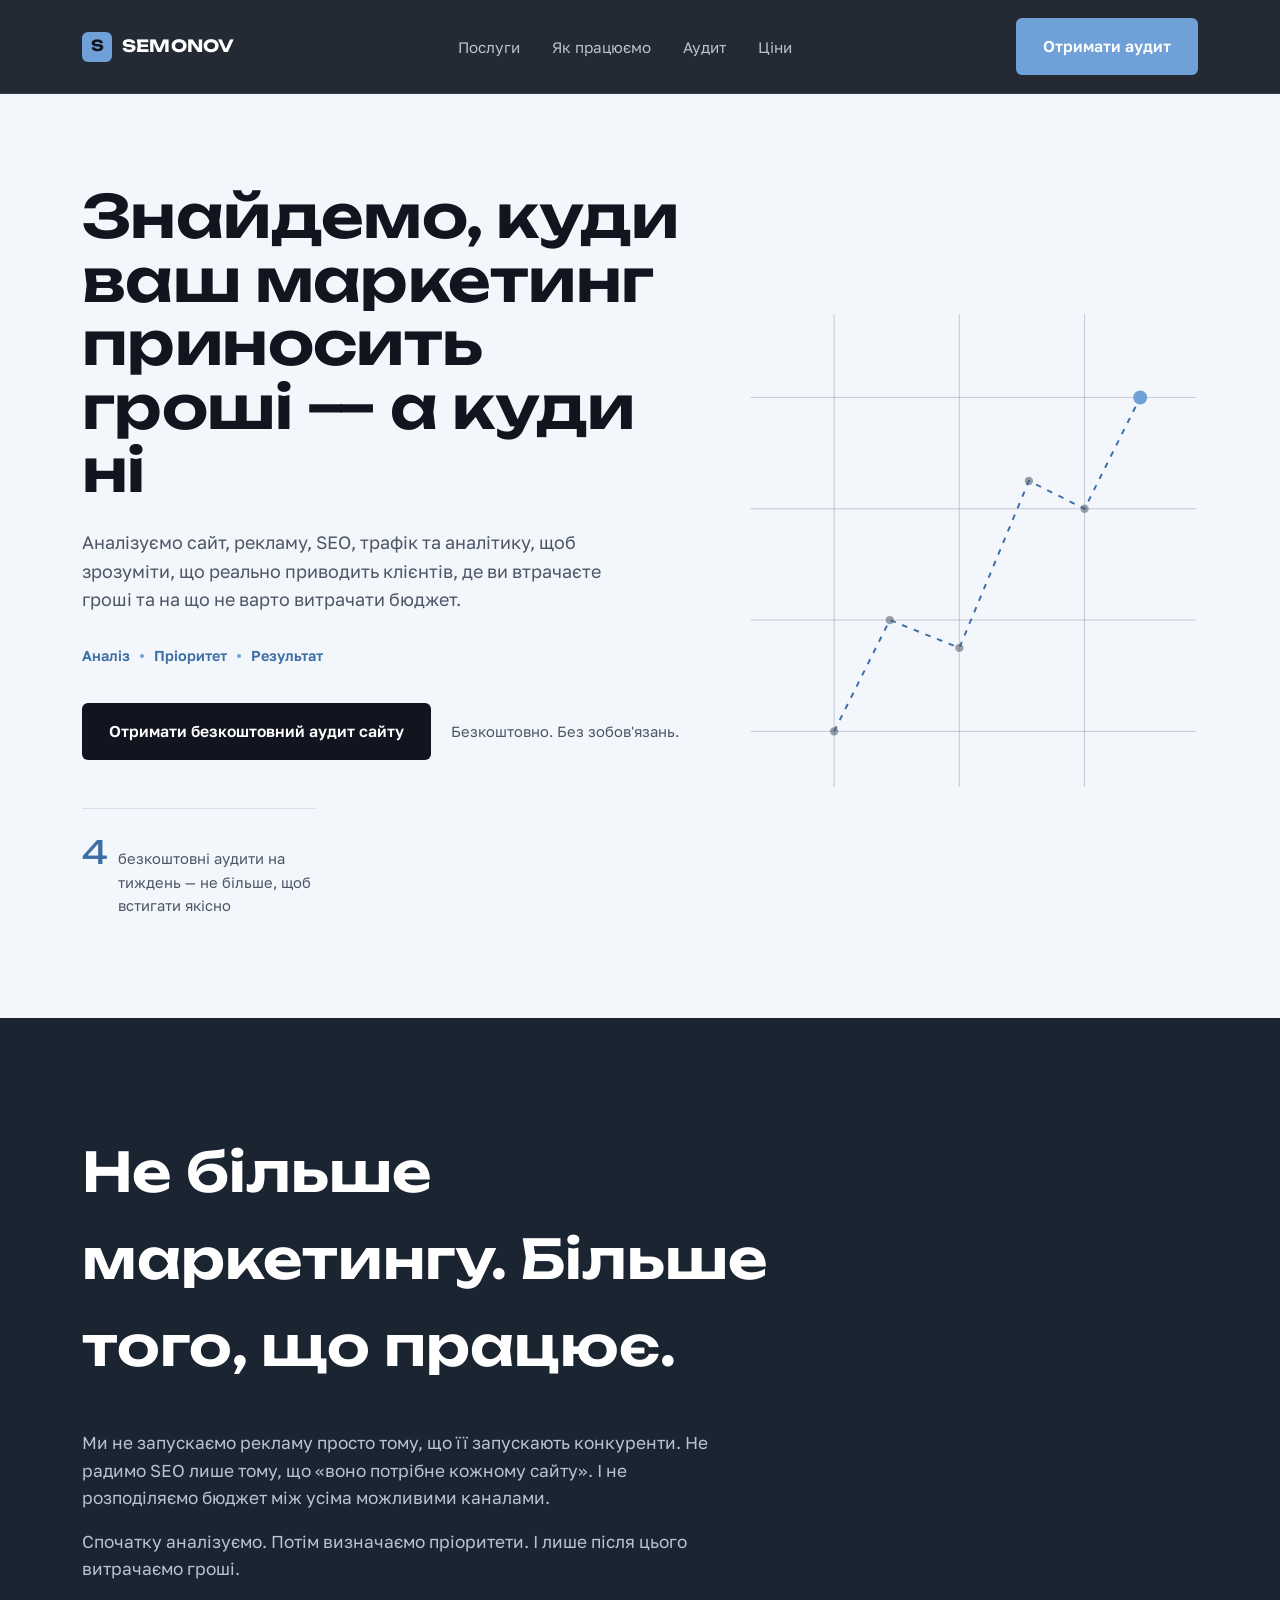
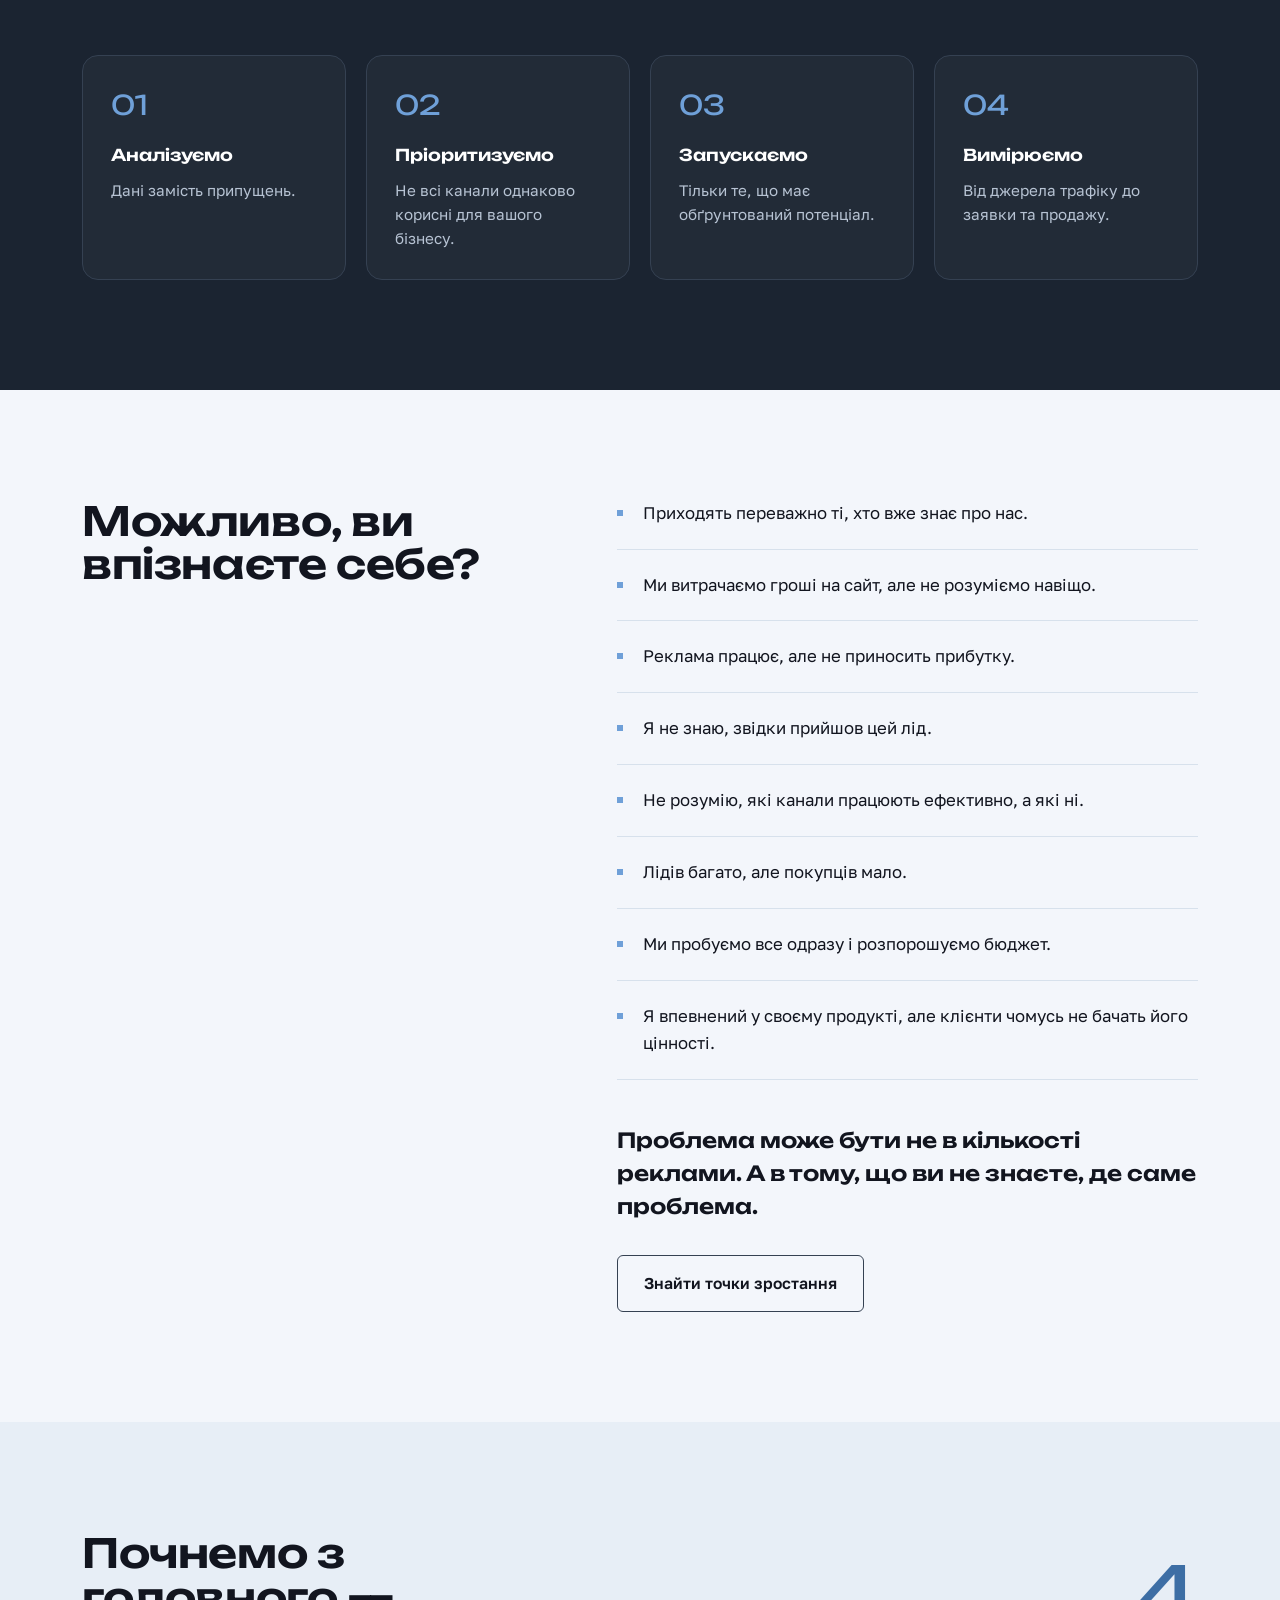
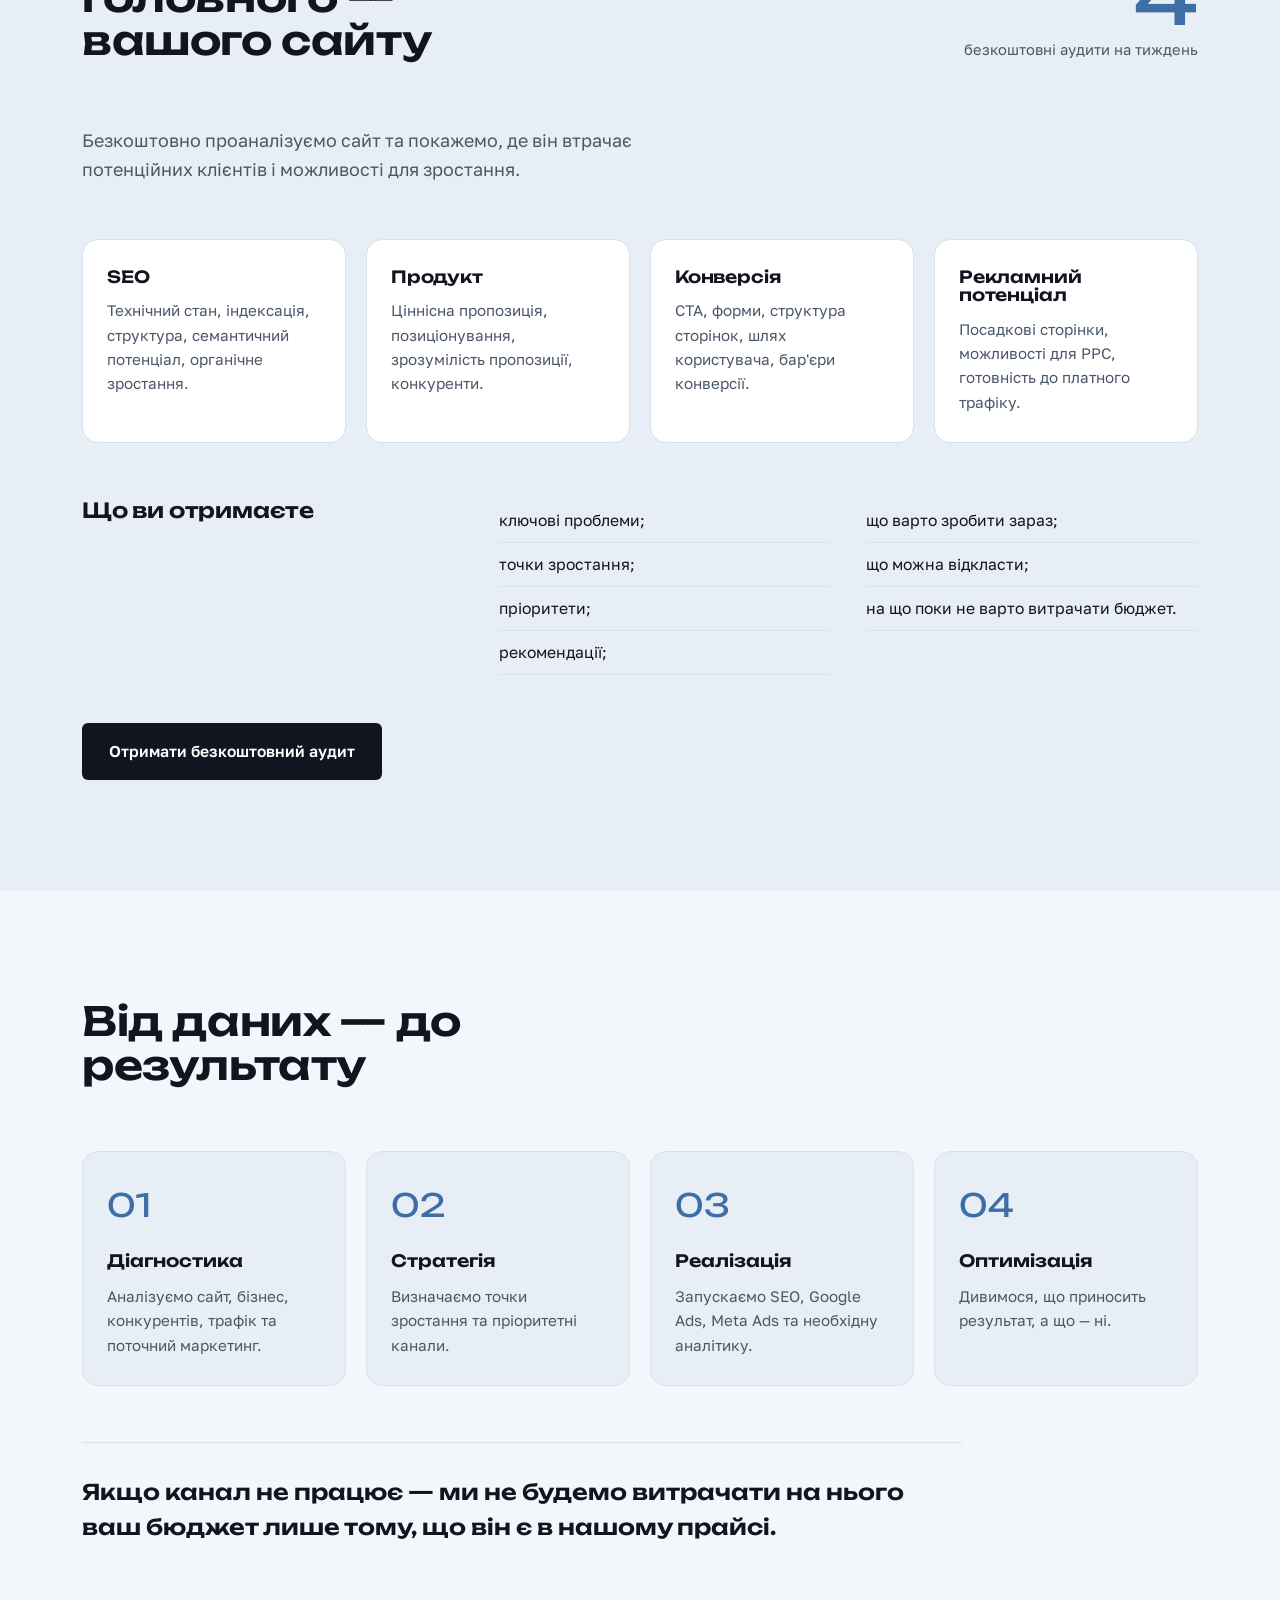
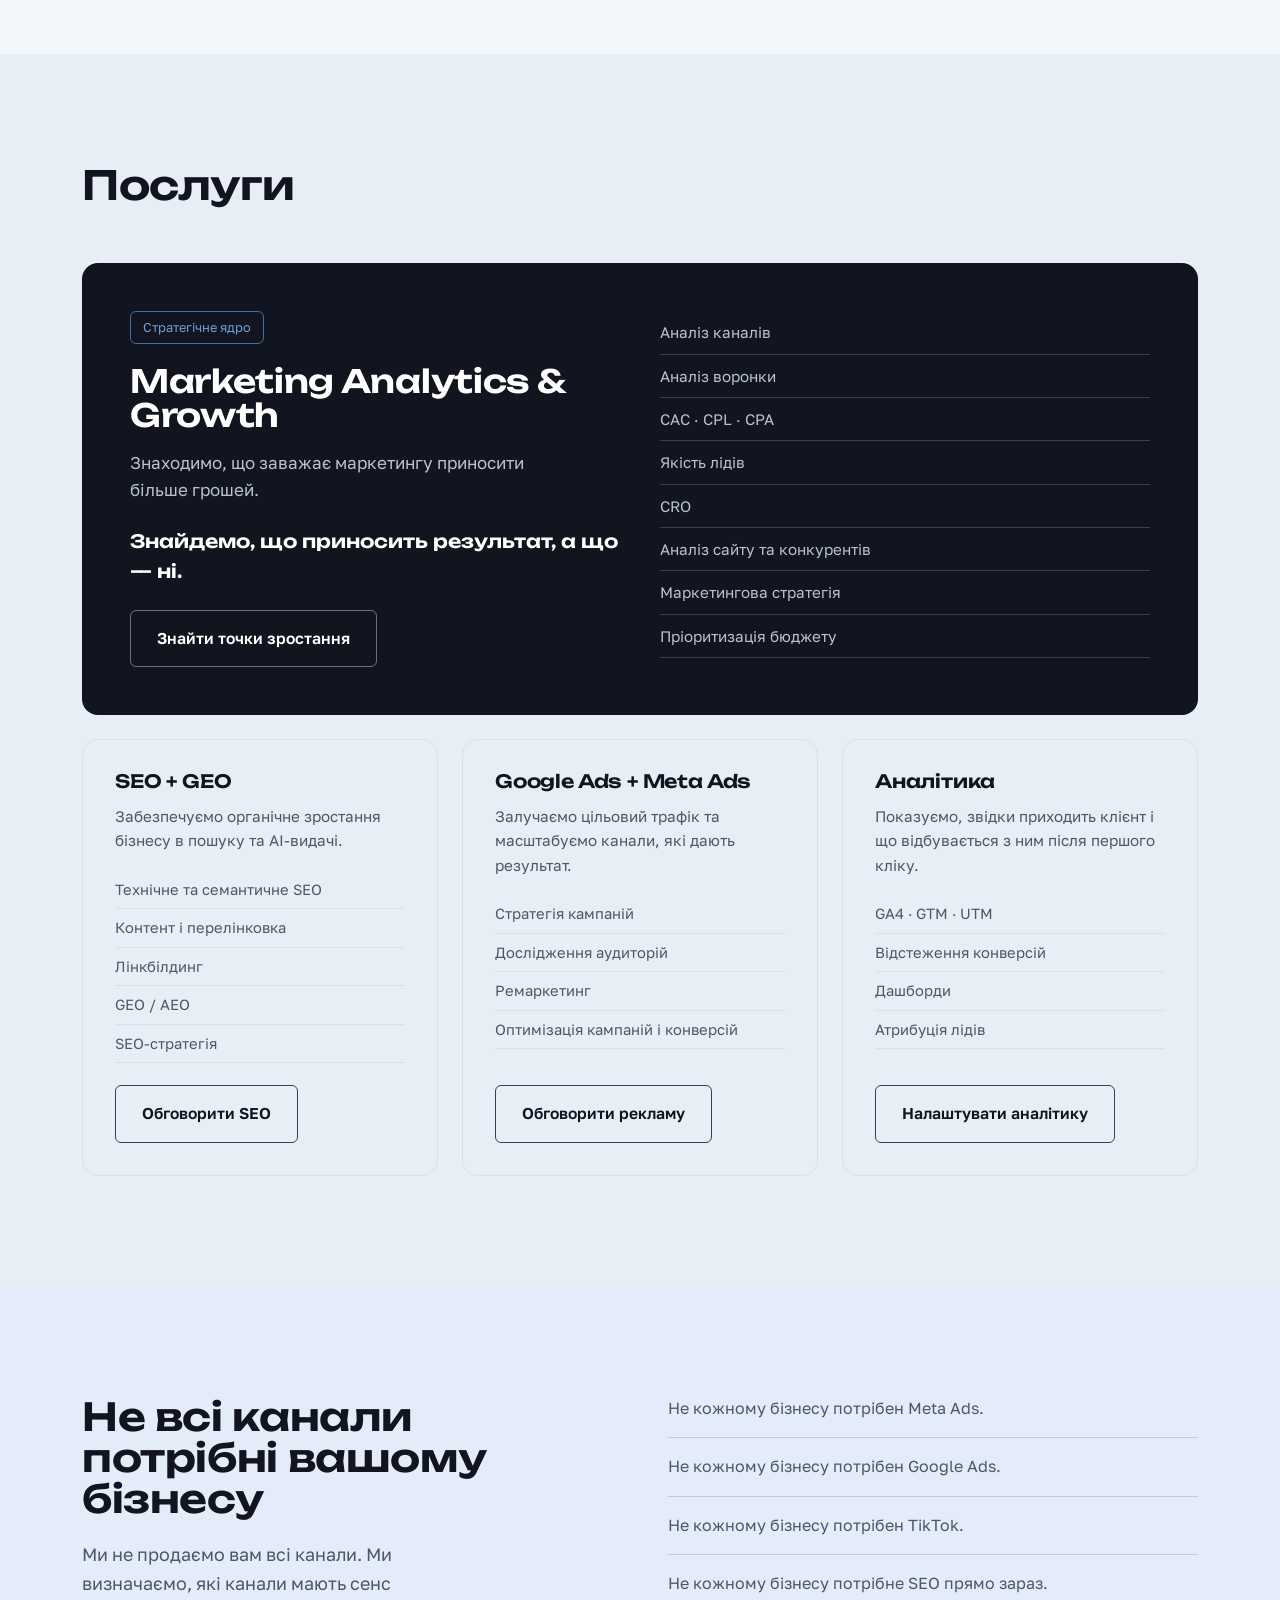
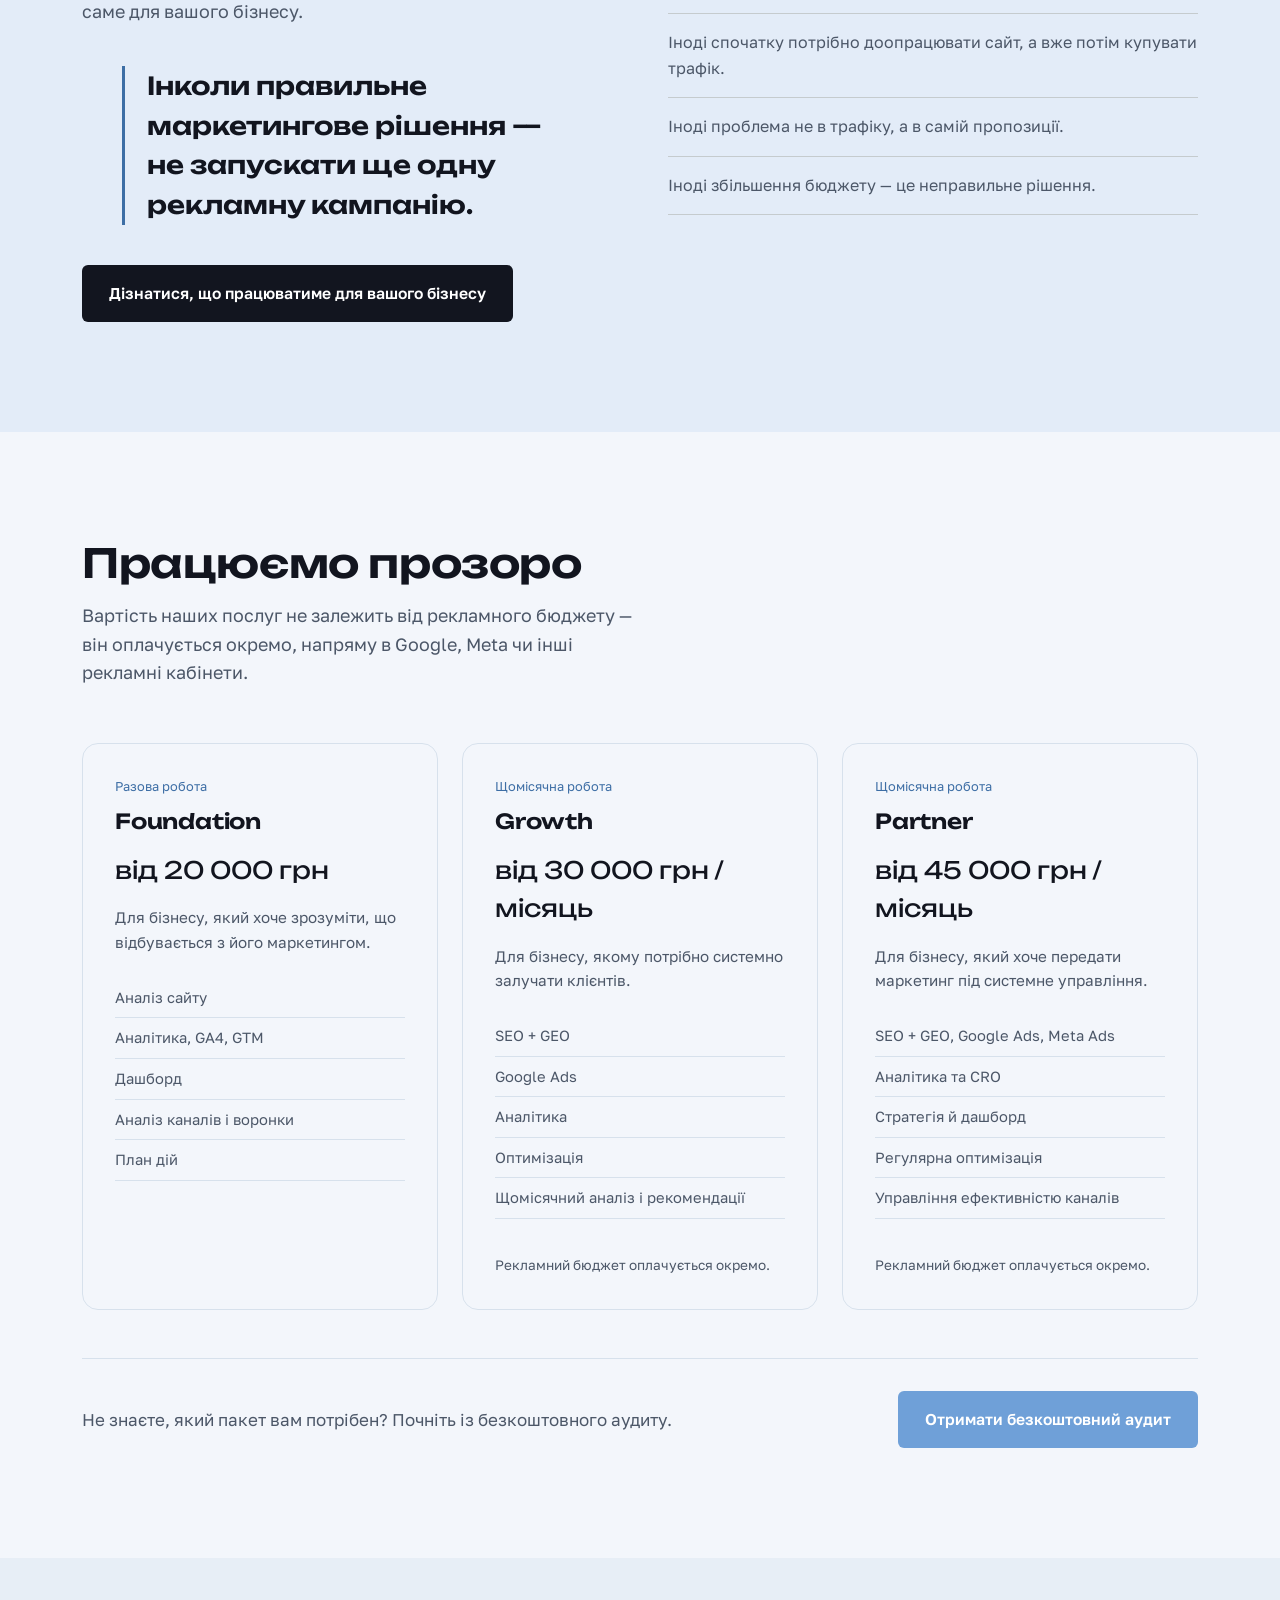
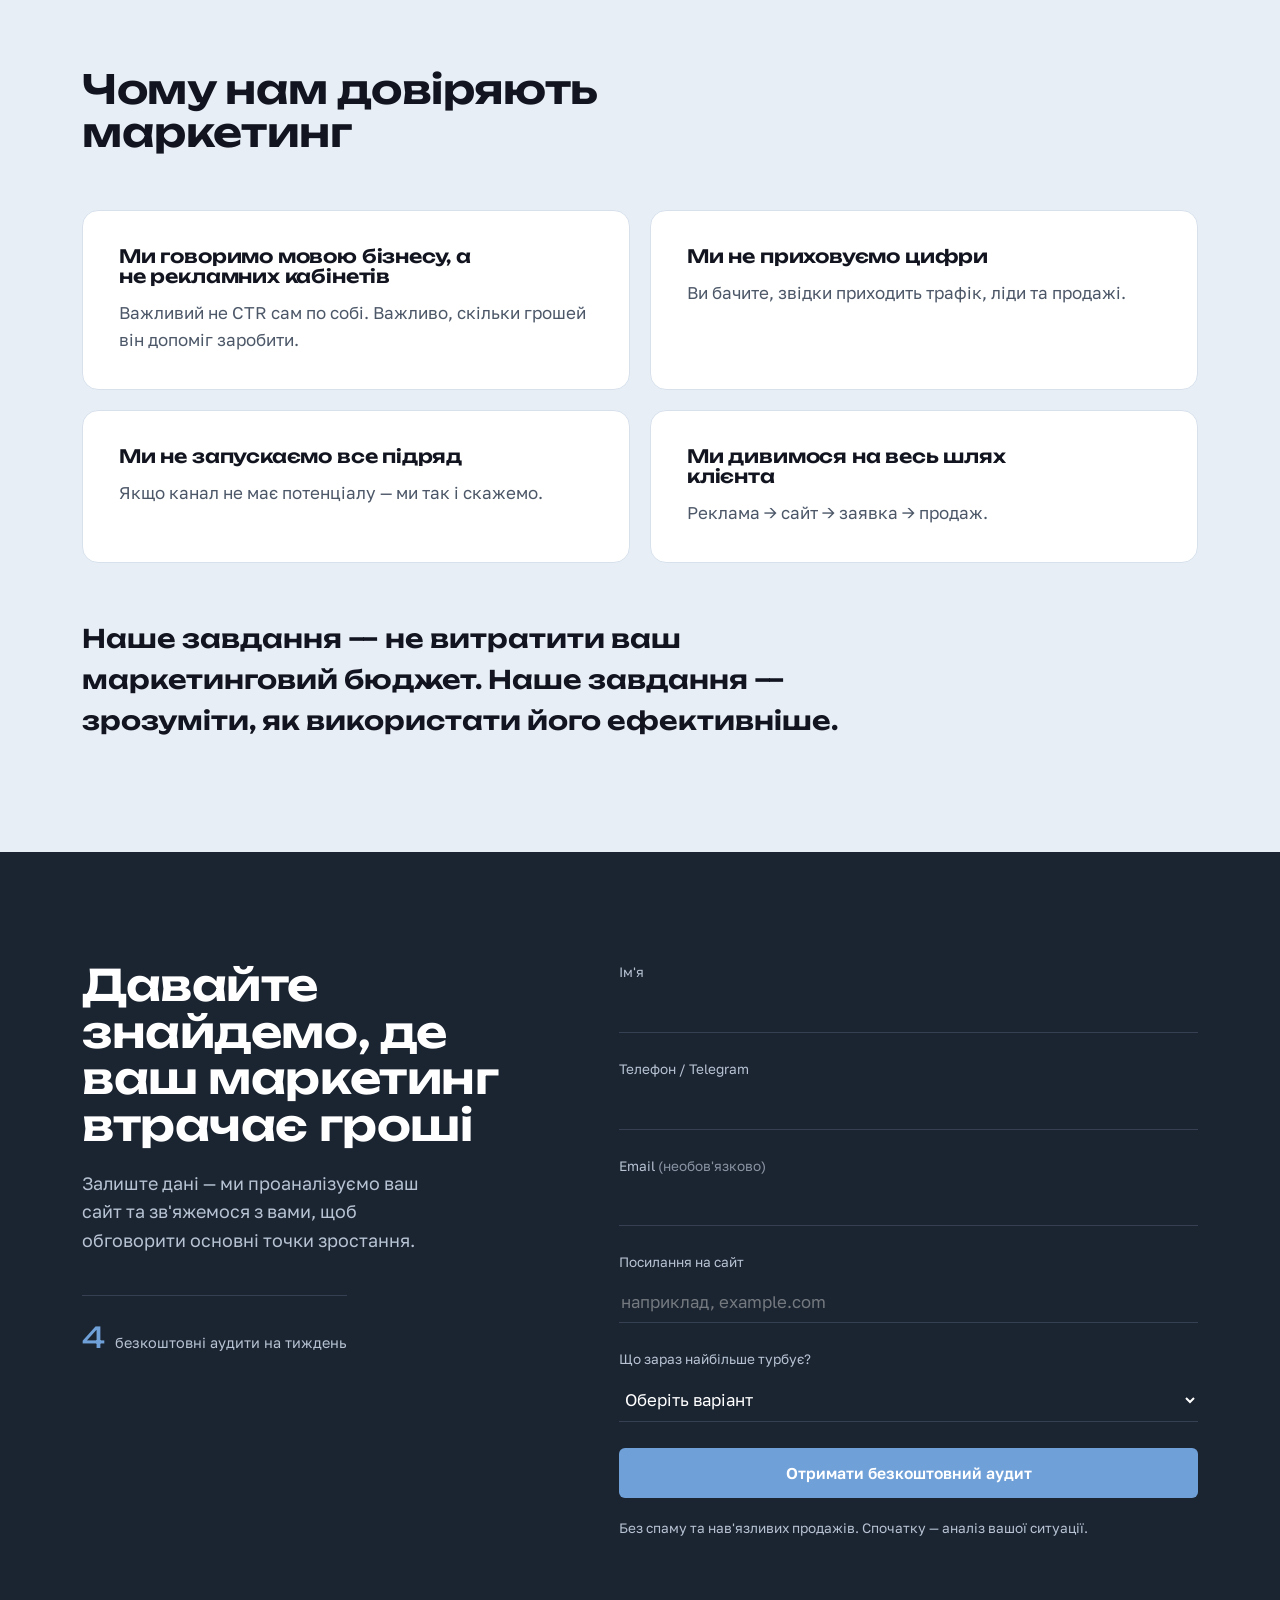
<file: 0509 site.html>
<!DOCTYPE html>
<html lang="uk">
<head>
<meta charset="UTF-8">
<meta name="viewport" content="width=device-width, initial-scale=1.0">
<title>SEMONOV — маркетингова аналітика та просування бізнесу</title>
<meta name="description" content="SEMONOV аналізує сайт, рекламу, SEO та аналітику, щоб визначити, де маркетинг приносить гроші, а де — ні. Безкоштовний аудит сайту та точок зростання. До 4 аудитів на тиждень.">

<meta property="og:title" content="SEMONOV — не більше маркетингу. Більше того, що працює.">
<meta property="og:description" content="Аналіз → Пріоритизація → Реалізація → Вимірювання → Оптимізація. Безкоштовний аудит сайту та точок зростання.">
<meta property="og:type" content="website">
<meta property="og:url" content="https://example.com/">
<meta property="og:image" content="https://example.com/og-image.jpg">
<meta property="og:locale" content="uk_UA">

<link rel="canonical" href="https://example.com/">
<link rel="icon" type="image/svg+xml" href="data:image/svg+xml,%3Csvg xmlns='http://www.w3.org/2000/svg' viewBox='0 0 40 40'%3E%3Crect width='40' height='40' fill='%2312151F'/%3E%3Ctext x='50%25' y='56%25' font-family='Arial, sans-serif' font-weight='700' font-size='22' fill='%236FA0D8' text-anchor='middle'%3ES%3C/text%3E%3C/svg%3E">

<link rel="preconnect" href="https://fonts.googleapis.com">
<link rel="preconnect" href="https://fonts.gstatic.com" crossorigin>
<link href="https://fonts.googleapis.com/css2?family=Unbounded:wght@500;600;700;800&family=Golos+Text:wght@400;500;600;700&display=swap" rel="stylesheet">

<style>
  :root {
    --bg: #F3F6FB;
    --bg-raised: #FFFFFF;
    --surface: #E7EEF6;
    --ink: #12151F;
    --ink-soft: #4C5768;
    --graphite: #1B2431;
    --graphite-soft: #B7C3D3;
    --accent: #6FA0D8;
    --accent-deep: #3D6EA5;
    --accent-tint: #E3ECF8;
    --line: #D7E1EC;
    --line-dark: #354152;
    --font-display: "Unbounded", sans-serif;
    --font-body: "Golos Text", sans-serif;
    --container: 1180px;
    --radius: 6px;
    --radius-lg: 16px;
  }

  * { box-sizing: border-box; }
  html { scroll-behavior: smooth; }

  @media (prefers-reduced-motion: reduce) {
    html { scroll-behavior: auto; }
    *, *::before, *::after { animation-duration: 0.001ms !important; animation-iteration-count: 1 !important; transition-duration: 0.001ms !important; scroll-behavior: auto !important; }
  }

  body {
    margin: 0;
    font-family: var(--font-body);
    color: var(--ink);
    background: var(--bg);
    line-height: 1.6;
    font-size: 17px;
    -webkit-font-smoothing: antialiased;
  }

  h1, h2, h3, h4 {
    font-family: var(--font-display);
    font-weight: 600;
    line-height: 1.08;
    margin: 0;
    letter-spacing: -0.01em;
  }

  p { margin: 0; }
  a { color: inherit; }
  ul { margin: 0; padding: 0; list-style: none; }

  .container {
    max-width: var(--container);
    margin: 0 auto;
    padding: 0 32px;
  }

  section { position: relative; }

  .eyebrow-index {
    font-family: var(--font-display);
    font-size: 0.78rem;
    color: var(--accent-deep);
    letter-spacing: 0.02em;
  }

  .lede {
    font-size: clamp(1.05rem, 1.4vw, 1.2rem);
    color: var(--ink-soft);
    max-width: 560px;
  }

  /* ---------- Buttons ---------- */
  .btn {
    display: inline-flex;
    align-items: center;
    gap: 10px;
    padding: 15px 26px;
    border-radius: var(--radius);
    font-family: var(--font-body);
    font-size: 0.98rem;
    font-weight: 600;
    text-decoration: none;
    cursor: pointer;
    border: 1px solid transparent;
    transition: background-color 0.2s ease, color 0.2s ease, border-color 0.2s ease, transform 0.15s ease;
  }
  .btn:active { transform: translateY(1px); }
  .btn:focus-visible { outline: 2px solid var(--accent-deep); outline-offset: 3px; }

  .btn-accent {
    background: var(--accent);
    color: var(--bg-raised);
  }
  .btn-accent:hover { background: var(--accent-deep); }

  .btn-ink {
    background: var(--ink);
    color: var(--bg-raised);
  }
  .btn-ink:hover { background: var(--accent-deep); }

  .btn-outline {
    background: transparent;
    color: var(--ink);
    border-color: var(--line-dark);
  }
  .btn-outline:hover { border-color: var(--accent); color: var(--accent-deep); }

  .btn-outline-light {
    background: transparent;
    color: var(--bg-raised);
    border-color: rgba(251,250,246,0.4);
  }
  .btn-outline-light:hover { border-color: var(--accent); color: var(--accent); }

  .btn-block { width: 100%; justify-content: center; }

  /* ---------- Header ---------- */
  header.site-header {
    position: sticky;
    top: 0;
    z-index: 60;
    background: rgba(18, 24, 34, 0.92);
    backdrop-filter: blur(10px) saturate(140%);
    border-bottom: 1px solid var(--line-dark);
  }
  .header-inner {
    max-width: var(--container);
    margin: 0 auto;
    padding: 18px 32px;
    display: flex;
    align-items: center;
    justify-content: space-between;
    gap: 20px;
  }
  .brand {
    display: flex;
    align-items: center;
    gap: 10px;
    text-decoration: none;
    color: var(--bg-raised);
  }
  .brand-mark {
    width: 30px;
    height: 30px;
    border-radius: var(--radius);
    background: var(--accent);
    color: var(--ink);
    display: flex;
    align-items: center;
    justify-content: center;
    font-family: var(--font-display);
    font-weight: 700;
    font-size: 0.95rem;
    flex-shrink: 0;
  }
  .brand-word {
    font-family: var(--font-display);
    font-weight: 700;
    font-size: 1.05rem;
    letter-spacing: 0.01em;
    color: var(--bg-raised);
  }

  nav.main-nav ul {
    display: flex;
    gap: 32px;
  }
  nav.main-nav a {
    text-decoration: none;
    color: var(--graphite-soft);
    font-size: 0.95rem;
    position: relative;
    padding-bottom: 3px;
  }
  nav.main-nav a::after {
    content: "";
    position: absolute;
    left: 0; right: 100%;
    bottom: 0;
    height: 1px;
    background: var(--accent);
    transition: right 0.2s ease;
  }
  nav.main-nav a:hover { color: var(--bg-raised); }
  nav.main-nav a:hover::after { right: 0; }

  .header-cta { display: flex; align-items: center; gap: 14px; }

  .nav-toggle {
    display: none;
    background: none;
    border: 1px solid var(--line-dark);
    border-radius: var(--radius);
    width: 40px; height: 40px;
    align-items: center; justify-content: center;
    cursor: pointer;
    position: relative;
  }
  .nav-toggle span, .nav-toggle::before, .nav-toggle::after {
    content: ""; display: block; width: 16px; height: 1.5px; background: var(--bg-raised); position: absolute;
  }
  .nav-toggle::before { transform: translateY(-5px); }
  .nav-toggle::after { transform: translateY(5px); }

  @media (max-width: 880px) {
    nav.main-nav { display: none; }
    nav.main-nav.open {
      display: block;
      position: absolute; top: 100%; left: 0; right: 0;
      background: var(--graphite);
      border-bottom: 1px solid var(--line-dark);
      padding: 20px 32px 28px;
    }
    nav.main-nav.open ul { flex-direction: column; gap: 18px; }
    .header-cta .btn-accent { display: none; }
    .nav-toggle { display: flex; }
  }

  /* ---------- Hero ---------- */
  .hero {
    padding: 90px 0 100px;
    overflow: hidden;
  }
  .hero-grid {
    display: grid;
    grid-template-columns: 1.15fr 0.85fr;
    gap: 56px;
    align-items: center;
  }
  .hero h1 {
    font-size: clamp(2.3rem, 4.6vw, 3.7rem);
    max-width: 15ch;
  }
  .hero-reveal-line {
    display: block;
    overflow: hidden;
  }
  .hero-reveal-line span {
    display: block;
    transform: translateY(110%);
    animation: revealUp 0.7s cubic-bezier(.2,.8,.2,1) forwards;
  }
  .hero-reveal-line:nth-child(1) span { animation-delay: 0.05s; }
  .hero-reveal-line:nth-child(2) span { animation-delay: 0.16s; }
  .hero-reveal-line:nth-child(3) span { animation-delay: 0.27s; }
  @keyframes revealUp {
    to { transform: translateY(0); }
  }
  @media (prefers-reduced-motion: reduce) {
    .hero-reveal-line span { transform: none; animation: none; }
  }

  .hero-lede { margin-top: 26px; }

  .hero-process-rail {
    display: flex;
    align-items: center;
    gap: 10px;
    margin-top: 30px;
    font-size: 0.9rem;
    color: var(--accent-deep);
    font-weight: 600;
  }
  .hero-process-rail .dot {
    width: 4px; height: 4px; background: var(--accent); border-radius: 50%; flex-shrink: 0;
  }

  .hero-cta-row {
    display: flex;
    flex-wrap: wrap;
    align-items: center;
    gap: 20px;
    margin-top: 36px;
  }
  .hero-microcopy { color: var(--ink-soft); font-size: 0.92rem; }

  .hero-capacity {
    margin-top: 48px;
    display: inline-flex;
    align-items: baseline;
    gap: 10px;
    padding-top: 18px;
    border-top: 1px solid var(--line);
  }
  .hero-capacity .num {
    font-family: var(--font-display);
    font-size: 2rem;
    color: var(--accent-deep);
  }
  .hero-capacity .txt { color: var(--ink-soft); font-size: 0.92rem; max-width: 22ch; }

  /* Hero visual: abstract coordinate grid */
  .hero-visual {
    position: relative;
    aspect-ratio: 1 / 1.05;
  }
  .hero-visual svg { width: 100%; height: 100%; display: block; }
  .hero-visual .grid-line { stroke: var(--line-dark); stroke-width: 0.5; opacity: 0.35; }
  .hero-visual .grid-dot { fill: var(--ink-soft); opacity: 0.55; }
  .hero-visual .grid-dot.accent { fill: var(--accent); opacity: 1; }
  .hero-visual .grid-path { fill: none; stroke: var(--accent-deep); stroke-width: 1.4; stroke-dasharray: 4 5; }
  @media (max-width: 940px) {
    .hero-grid { grid-template-columns: 1fr; }
    .hero-visual { max-width: 380px; margin: 0 auto; aspect-ratio: 1/1; }
  }

  /* ---------- Reveal on scroll (restrained) ---------- */
  [data-reveal] {
    opacity: 0;
    transform: translateY(14px);
    transition: opacity 0.6s ease, transform 0.6s ease;
  }
  [data-reveal].is-visible {
    opacity: 1;
    transform: translateY(0);
  }

  /* ---------- Philosophy: dark statement panel ---------- */
  .philosophy {
    background: var(--graphite);
    color: var(--bg-raised);
    padding: 110px 0;
  }
  .philosophy-statement {
    font-family: var(--font-display);
    font-size: clamp(1.9rem, 4.4vw, 3.4rem);
    font-weight: 600;
    max-width: 15ch;
    color: var(--bg-raised);
    margin-bottom: 40px;
  }
  .philosophy-body {
    max-width: 640px;
    color: var(--graphite-soft);
    font-size: 1.08rem;
  }
  .philosophy-body p + p { margin-top: 16px; }

  .principles-row {
    display: grid;
    grid-template-columns: repeat(4, 1fr);
    gap: 20px;
    margin-top: 72px;
  }
  .principle {
    padding: 28px;
    border: 1px solid var(--line-dark);
    border-radius: var(--radius-lg);
    background: rgba(255,255,255,0.03);
  }
  .principle .num {
    font-family: var(--font-display);
    font-size: 1.7rem;
    color: var(--accent);
    display: block;
    margin-bottom: 14px;
  }
  .principle .title {
    font-family: var(--font-display);
    font-weight: 600;
    font-size: 1.02rem;
    margin-bottom: 10px;
  }
  .principle .desc {
    color: var(--graphite-soft);
    font-size: 0.95rem;
  }
  @media (max-width: 880px) {
    .principles-row { grid-template-columns: repeat(2, 1fr); }
  }
  @media (max-width: 540px) {
    .principles-row { grid-template-columns: 1fr; }
  }

  /* ---------- Problems ---------- */
  .problems { padding: 110px 0; }
  .problems-grid {
    display: grid;
    grid-template-columns: 0.9fr 1.1fr;
    gap: 60px;
  }
  .problems-intro h2 { font-size: clamp(1.8rem, 3.2vw, 2.5rem); max-width: 11ch; }
  .problems-intro { position: sticky; top: 110px; align-self: start; }

  .problems-list li {
    display: flex;
    gap: 20px;
    padding: 22px 0;
    border-bottom: 1px solid var(--line);
    font-size: 1.05rem;
  }
  .problems-list li:first-child { padding-top: 0; }
  .problems-list li::before {
    content: "";
    width: 6px; height: 6px;
    margin-top: 10px;
    background: var(--accent);
    flex-shrink: 0;
  }

  .problems-closing {
    margin-top: 44px;
    font-family: var(--font-display);
    font-weight: 600;
    font-size: 1.3rem;
    max-width: 34ch;
  }
  .problems-cta { margin-top: 32px; }

  @media (max-width: 880px) {
    .problems-grid { grid-template-columns: 1fr; gap: 32px; }
    .problems-intro { position: static; }
  }

  /* ---------- Audit ---------- */
  .audit {
    background: var(--surface);
    padding: 110px 0;
  }
  .audit-head {
    display: grid;
    grid-template-columns: 1.3fr 0.7fr;
    gap: 40px;
    align-items: end;
    margin-bottom: 64px;
  }
  .audit-head h2 { font-size: clamp(1.8rem, 3.2vw, 2.5rem); max-width: 13ch; }
  .audit-capacity-box {
    text-align: right;
  }
  .audit-capacity-box .num {
    font-family: var(--font-display);
    font-size: clamp(3.2rem, 7vw, 5rem);
    color: var(--accent-deep);
    line-height: 1;
    display: block;
  }
  .audit-capacity-box .cap-txt {
    color: var(--ink-soft);
    font-size: 0.92rem;
  }
  @media (max-width: 780px) {
    .audit-head { grid-template-columns: 1fr; }
    .audit-capacity-box { text-align: left; }
  }

  .audit-categories {
    display: grid;
    grid-template-columns: repeat(4, 1fr);
    gap: 20px;
    margin-bottom: 56px;
  }
  .audit-category {
    padding: 28px 24px;
    border: 1px solid var(--line);
    border-radius: var(--radius-lg);
    background: var(--bg-raised);
  }
  .audit-category h3 { font-size: 1.05rem; margin-bottom: 12px; }
  .audit-category p { color: var(--ink-soft); font-size: 0.95rem; }
  @media (max-width: 880px) {
    .audit-categories { grid-template-columns: repeat(2, 1fr); }
  }
  @media (max-width: 540px) {
    .audit-categories { grid-template-columns: 1fr; }
  }

  .audit-result {
    display: grid;
    grid-template-columns: 0.7fr 1.3fr;
    gap: 40px;
    align-items: start;
    margin-bottom: 48px;
  }
  .audit-result h3 { font-size: 1.3rem; }
  .audit-result ul {
    columns: 2;
    column-gap: 36px;
  }
  .audit-result ul li {
    font-size: 0.98rem;
    padding: 9px 0;
    border-bottom: 1px solid var(--line);
    break-inside: avoid;
  }
  @media (max-width: 780px) {
    .audit-result { grid-template-columns: 1fr; }
    .audit-result ul { columns: 1; }
  }

  /* ---------- Process ---------- */
  .process { padding: 110px 0; }
  .process-head { max-width: 640px; margin-bottom: 64px; }
  .process-head h2 { font-size: clamp(1.8rem, 3.2vw, 2.5rem); }

  .process-steps {
    display: grid;
    grid-template-columns: repeat(4, 1fr);
    gap: 20px;
  }
  .process-step {
    padding: 28px 24px;
    border: 1px solid var(--line);
    border-radius: var(--radius-lg);
    background: var(--surface);
  }
  .process-step .num {
    font-family: var(--font-display);
    font-size: 2rem;
    color: var(--accent-deep);
    display: block;
    margin-bottom: 16px;
  }
  .process-step .title { font-family: var(--font-display); font-weight: 600; margin-bottom: 10px; }
  .process-step .desc { color: var(--ink-soft); font-size: 0.95rem; }
  @media (max-width: 880px) {
    .process-steps { grid-template-columns: repeat(2, 1fr); }
  }
  @media (max-width: 540px) {
    .process-steps { grid-template-columns: 1fr; }
    .process-step { border-right: none; }
  }

  .process-closing {
    margin-top: 56px;
    font-family: var(--font-display);
    font-weight: 600;
    font-size: 1.35rem;
    max-width: 44ch;
    padding-top: 32px;
    border-top: 1px solid var(--line);
  }

  /* ---------- Services ---------- */
  .services { background: var(--surface); padding: 110px 0; }
  .services-head { max-width: 620px; margin-bottom: 56px; }
  .services-head h2 { font-size: clamp(1.8rem, 3.2vw, 2.5rem); }

  .service-featured {
    background: var(--ink);
    color: var(--bg-raised);
    padding: 48px;
    border-radius: var(--radius-lg);
    display: grid;
    grid-template-columns: 1fr 1fr;
    gap: 40px;
    margin-bottom: 24px;
  }
  .service-featured .tag {
    display: inline-block;
    font-size: 0.8rem;
    color: var(--accent);
    border: 1px solid var(--accent-deep);
    border-radius: var(--radius);
    padding: 5px 12px;
    margin-bottom: 20px;
  }
  .service-featured h3 { font-size: clamp(1.5rem, 2.6vw, 2rem); margin-bottom: 16px; }
  .service-featured .service-desc { color: var(--graphite-soft); margin-bottom: 24px; max-width: 40ch; }
  .service-featured .service-message {
    font-family: var(--font-display);
    font-weight: 600;
    font-size: 1.15rem;
    margin-bottom: 24px;
  }
  .service-featured ul { color: var(--graphite-soft); }
  .service-featured ul li {
    padding: 9px 0;
    border-bottom: 1px solid var(--line-dark);
    font-size: 0.95rem;
  }
  @media (max-width: 780px) {
    .service-featured { grid-template-columns: 1fr; padding: 32px; }
  }

  .services-secondary {
    display: grid;
    grid-template-columns: repeat(3, 1fr);
    gap: 24px;
  }
  .service-card {
    border: 1px solid var(--line);
    border-radius: var(--radius-lg);
    padding: 32px;
    display: flex;
    flex-direction: column;
  }
  .service-card h3 { font-size: 1.15rem; margin-bottom: 12px; }
  .service-card .service-desc { color: var(--ink-soft); font-size: 0.95rem; margin-bottom: 18px; }
  .service-card ul { color: var(--ink-soft); font-size: 0.92rem; margin-bottom: 22px; }
  .service-card ul li { padding: 7px 0; border-bottom: 1px solid var(--line); }
  .service-card .btn { margin-top: auto; align-self: flex-start; }
  @media (max-width: 940px) {
    .services-secondary { grid-template-columns: 1fr 1fr; }
  }
  @media (max-width: 620px) {
    .services-secondary { grid-template-columns: 1fr; }
  }

  /* ---------- Channels ---------- */
  .channels {
    background: var(--accent-tint);
    padding: 110px 0;
  }
  .channels-grid {
    display: grid;
    grid-template-columns: 1fr 1fr;
    gap: 56px;
  }
  .channels-head h2 { font-size: clamp(1.8rem, 3.2vw, 2.4rem); max-width: 12ch; margin-bottom: 20px; }
  .channels-head .lede { max-width: 30ch; }

  .channels-list li {
    padding: 16px 0;
    border-bottom: 1px solid rgba(93,88,54,0.22);
    font-size: 1rem;
    color: var(--ink-soft);
  }
  .channels-list li:first-child { padding-top: 0; }

  .channels-quote {
    margin-top: 40px;
    font-family: var(--font-display);
    font-weight: 600;
    font-size: clamp(1.2rem, 2.2vw, 1.55rem);
    color: var(--ink);
    max-width: 22ch;
    border-left: 3px solid var(--accent-deep);
    padding-left: 22px;
  }
  .channels-cta { margin-top: 40px; }

  @media (max-width: 860px) {
    .channels-grid { grid-template-columns: 1fr; }
  }

  /* ---------- Pricing ---------- */
  .pricing { padding: 110px 0; }
  .pricing-head { max-width: 640px; margin-bottom: 20px; }
  .pricing-head h2 { font-size: clamp(1.8rem, 3.2vw, 2.5rem); margin-bottom: 16px; }

  .pricing-table {
    display: grid;
    grid-template-columns: repeat(3, 1fr);
    gap: 24px;
    margin-top: 56px;
  }
  .price-col {
    border: 1px solid var(--line);
    border-radius: var(--radius-lg);
    padding: 32px;
    display: flex;
    flex-direction: column;
  }
  .price-col .price-label {
    font-size: 0.8rem;
    color: var(--accent-deep);
    margin-bottom: 14px;
  }
  .price-col h3 { font-size: 1.3rem; margin-bottom: 18px; }
  .price-col .price-amount {
    font-family: var(--font-display);
    font-size: 1.5rem;
    margin-bottom: 16px;
  }
  .price-col .price-positioning {
    color: var(--ink-soft);
    font-size: 0.95rem;
    margin-bottom: 24px;
  }
  .price-col ul { flex-grow: 1; margin-bottom: 20px; }
  .price-col ul li {
    padding: 8px 0;
    border-bottom: 1px solid var(--line);
    font-size: 0.92rem;
    color: var(--ink-soft);
  }
  .price-col .price-note {
    font-size: 0.85rem;
    color: var(--ink-soft);
    margin-top: auto;
    padding-top: 16px;
  }
  @media (max-width: 940px) {
    .pricing-table { grid-template-columns: 1fr 1fr; }
  }
  @media (max-width: 620px) {
    .pricing-table { grid-template-columns: 1fr; }
  }

  .pricing-footer {
    margin-top: 48px;
    padding-top: 32px;
    border-top: 1px solid var(--line);
    display: flex;
    flex-wrap: wrap;
    align-items: center;
    justify-content: space-between;
    gap: 20px;
  }
  .pricing-footer p { color: var(--ink-soft); }

  /* ---------- Why us ---------- */
  .why-us { background: var(--surface); padding: 110px 0; }
  .why-head { max-width: 560px; margin-bottom: 56px; }
  .why-head h2 { font-size: clamp(1.8rem, 3.2vw, 2.5rem); }

  .why-grid {
    display: grid;
    grid-template-columns: repeat(2, 1fr);
    gap: 20px;
    margin-bottom: 56px;
  }
  .why-item {
    background: var(--bg-raised);
    border: 1px solid var(--line);
    border-radius: var(--radius-lg);
    padding: 36px;
  }
  .why-item h3 { font-size: 1.15rem; margin-bottom: 12px; max-width: 22ch; }
  .why-item p { color: var(--ink-soft); }
  @media (max-width: 720px) {
    .why-grid { grid-template-columns: 1fr; }
  }

  .why-closing {
    font-family: var(--font-display);
    font-weight: 600;
    font-size: clamp(1.25rem, 2.2vw, 1.6rem);
    max-width: 34ch;
  }

  /* ---------- Contact ---------- */
  .contact {
    background: var(--graphite);
    color: var(--bg-raised);
    padding: 110px 0;
  }
  .contact-grid {
    display: grid;
    grid-template-columns: 0.9fr 1.1fr;
    gap: 64px;
    align-items: start;
  }
  .contact-intro h2 {
    font-size: clamp(1.9rem, 3.4vw, 2.7rem);
    color: var(--bg-raised);
    max-width: 13ch;
    margin-bottom: 20px;
  }
  .contact-intro .lede { color: var(--graphite-soft); max-width: 34ch; }
  .contact-capacity {
    margin-top: 40px;
    display: inline-flex;
    align-items: baseline;
    gap: 10px;
    padding-top: 18px;
    border-top: 1px solid var(--line-dark);
  }
  .contact-capacity .num { font-family: var(--font-display); font-size: 1.8rem; color: var(--accent); }
  .contact-capacity .txt { color: var(--graphite-soft); font-size: 0.9rem; }

  form.lead-form { width: 100%; }

  .form-field { margin-bottom: 26px; }
  .form-field label {
    display: block;
    font-size: 0.85rem;
    color: var(--graphite-soft);
    margin-bottom: 8px;
  }
  .form-field .optional-tag { color: var(--graphite-soft); opacity: 0.7; }
  .form-field input,
  .form-field select {
    width: 100%;
    background: transparent;
    border: none;
    border-bottom: 1px solid var(--line-dark);
    padding: 10px 2px;
    font-family: var(--font-body);
    font-size: 1.05rem;
    color: var(--bg-raised);
    border-radius: 0;
  }
  .form-field select option { color: var(--ink); }
  .form-field input::placeholder { color: rgba(251,250,246,0.4); }
  .form-field input:focus,
  .form-field select:focus {
    outline: none;
    border-bottom-color: var(--accent);
  }
  .form-field .field-error {
    color: #E8A0A0;
    font-size: 0.83rem;
    margin-top: 8px;
    display: none;
  }
  .form-field.invalid input,
  .form-field.invalid select { border-bottom-color: #C97A7A; }
  .form-field.invalid .field-error { display: block; }

  .form-note {
    color: var(--graphite-soft);
    font-size: 0.85rem;
    margin-top: 20px;
  }

  .form-success { display: none; padding: 20px 0; }
  .form-success.visible { display: block; }
  .form-success h3 { color: var(--bg-raised); margin-bottom: 12px; }
  .form-success p { color: var(--graphite-soft); }
  .lead-form.hidden { display: none; }

  @media (max-width: 860px) {
    .contact-grid { grid-template-columns: 1fr; }
  }

  .visually-hidden {
    position: absolute; width: 1px; height: 1px; padding: 0; margin: -1px;
    overflow: hidden; clip: rect(0,0,0,0); white-space: nowrap; border: 0;
  }

  .skip-link {
    position: absolute; left: -9999px; top: 0;
    background: var(--ink); color: var(--bg-raised);
    padding: 12px 20px; z-index: 100;
  }
  .skip-link:focus { left: 16px; top: 16px; }
</style>
</head>
<body>

<a class="skip-link" href="#main-content">Перейти до основного змісту</a>

<header class="site-header">
  <div class="header-inner">
    <a href="#" class="brand">
      <span class="brand-mark" aria-hidden="true">S</span>
      <span class="brand-word">SEMONOV</span>
    </a>

    <nav class="main-nav" id="main-nav" aria-label="Основна навігація">
      <ul>
        <li><a href="#services">Послуги</a></li>
        <li><a href="#process">Як працюємо</a></li>
        <li><a href="#audit">Аудит</a></li>
        <li><a href="#pricing">Ціни</a></li>
      </ul>
    </nav>

    <div class="header-cta">
      <a href="#contact" class="btn btn-accent">Отримати аудит</a>
      <button class="nav-toggle" id="nav-toggle" aria-expanded="false" aria-controls="main-nav" aria-label="Відкрити меню">
        <span class="visually-hidden">Меню</span>
      </button>
    </div>
  </div>
</header>

<main id="main-content">

  <!-- HERO -->
  <section class="hero" id="hero">
    <div class="container hero-grid">
      <div>
        <h1>
          <span class="hero-reveal-line"><span>Знайдемо, куди ваш маркетинг</span></span>
          <span class="hero-reveal-line"><span>приносить гроші — а куди ні</span></span>
        </h1>

        <p class="lede hero-lede">Аналізуємо сайт, рекламу, SEO, трафік та аналітику, щоб зрозуміти, що реально приводить клієнтів, де ви втрачаєте гроші та на що не варто витрачати бюджет.</p>

        <div class="hero-process-rail">
          <span>Аналіз</span><span class="dot" aria-hidden="true"></span>
          <span>Пріоритет</span><span class="dot" aria-hidden="true"></span>
          <span>Результат</span>
        </div>

        <div class="hero-cta-row">
          <a href="#contact" class="btn btn-ink">Отримати безкоштовний аудит сайту</a>
          <span class="hero-microcopy">Безкоштовно. Без зобов'язань.</span>
        </div>

        <div class="hero-capacity">
          <span class="num" data-count-to="4">0</span>
          <span class="txt">безкоштовні аудити на тиждень — не більше, щоб встигати якісно</span>
        </div>
      </div>

      <div class="hero-visual" aria-hidden="true">
        <svg viewBox="0 0 320 340" xmlns="http://www.w3.org/2000/svg">
          <line class="grid-line" x1="0" y1="60" x2="320" y2="60"></line>
          <line class="grid-line" x1="0" y1="140" x2="320" y2="140"></line>
          <line class="grid-line" x1="0" y1="220" x2="320" y2="220"></line>
          <line class="grid-line" x1="0" y1="300" x2="320" y2="300"></line>
          <line class="grid-line" x1="60" y1="0" x2="60" y2="340"></line>
          <line class="grid-line" x1="150" y1="0" x2="150" y2="340"></line>
          <line class="grid-line" x1="240" y1="0" x2="240" y2="340"></line>

          <path class="grid-path" d="M60,300 L100,220 L150,240 L200,120 L240,140 L280,60"></path>

          <circle class="grid-dot" cx="60" cy="300" r="3"></circle>
          <circle class="grid-dot" cx="100" cy="220" r="3"></circle>
          <circle class="grid-dot" cx="150" cy="240" r="3"></circle>
          <circle class="grid-dot" cx="200" cy="120" r="3"></circle>
          <circle class="grid-dot" cx="240" cy="140" r="3"></circle>
          <circle class="grid-dot accent" cx="280" cy="60" r="5"></circle>
        </svg>
      </div>
    </div>
  </section>

  <!-- PHILOSOPHY -->
  <section class="philosophy" id="philosophy">
    <div class="container">
      <p class="philosophy-statement" data-reveal>Не більше маркетингу. Більше того, що працює.</p>
      <div class="philosophy-body">
        <p>Ми не запускаємо рекламу просто тому, що її запускають конкуренти. Не радимо SEO лише тому, що «воно потрібне кожному сайту». І не розподіляємо бюджет між усіма можливими каналами.</p>
        <p>Спочатку аналізуємо. Потім визначаємо пріоритети. І лише після цього витрачаємо гроші.</p>
      </div>

      <div class="principles-row">
        <div class="principle">
          <span class="num">01</span>
          <div class="title">Аналізуємо</div>
          <p class="desc">Дані замість припущень.</p>
        </div>
        <div class="principle">
          <span class="num">02</span>
          <div class="title">Пріоритизуємо</div>
          <p class="desc">Не всі канали однаково корисні для вашого бізнесу.</p>
        </div>
        <div class="principle">
          <span class="num">03</span>
          <div class="title">Запускаємо</div>
          <p class="desc">Тільки те, що має обґрунтований потенціал.</p>
        </div>
        <div class="principle">
          <span class="num">04</span>
          <div class="title">Вимірюємо</div>
          <p class="desc">Від джерела трафіку до заявки та продажу.</p>
        </div>
      </div>
    </div>
  </section>

  <!-- PROBLEMS -->
  <section class="problems" id="problems">
    <div class="container problems-grid">
      <div class="problems-intro">
        <h2>Можливо, ви впізнаєте себе?</h2>
      </div>

      <div>
        <ul class="problems-list">
          <li>Приходять переважно ті, хто вже знає про нас.</li>
          <li>Ми витрачаємо гроші на сайт, але не розуміємо навіщо.</li>
          <li>Реклама працює, але не приносить прибутку.</li>
          <li>Я не знаю, звідки прийшов цей лід.</li>
          <li>Не розумію, які канали працюють ефективно, а які ні.</li>
          <li>Лідів багато, але покупців мало.</li>
          <li>Ми пробуємо все одразу і розпорошуємо бюджет.</li>
          <li>Я впевнений у своєму продукті, але клієнти чомусь не бачать його цінності.</li>
        </ul>

        <p class="problems-closing">Проблема може бути не в кількості реклами. А в тому, що ви не знаєте, де саме проблема.</p>

        <div class="problems-cta">
          <a href="#contact" class="btn btn-outline">Знайти точки зростання</a>
        </div>
      </div>
    </div>
  </section>

  <!-- AUDIT -->
  <section class="audit" id="audit">
    <div class="container">
      <div class="audit-head">
        <h2>Почнемо з головного — вашого сайту</h2>
        <div class="audit-capacity-box">
          <span class="num" data-count-to="4">0</span>
          <span class="cap-txt">безкоштовні аудити на тиждень</span>
        </div>
      </div>

      <p class="lede" style="margin-bottom: 56px;">Безкоштовно проаналізуємо сайт та покажемо, де він втрачає потенційних клієнтів і можливості для зростання.</p>

      <div class="audit-categories">
        <div class="audit-category">
          <h3>SEO</h3>
          <p>Технічний стан, індексація, структура, семантичний потенціал, органічне зростання.</p>
        </div>
        <div class="audit-category">
          <h3>Продукт</h3>
          <p>Ціннісна пропозиція, позиціонування, зрозумілість пропозиції, конкуренти.</p>
        </div>
        <div class="audit-category">
          <h3>Конверсія</h3>
          <p>CTA, форми, структура сторінок, шлях користувача, бар'єри конверсії.</p>
        </div>
        <div class="audit-category">
          <h3>Рекламний потенціал</h3>
          <p>Посадкові сторінки, можливості для PPC, готовність до платного трафіку.</p>
        </div>
      </div>

      <div class="audit-result">
        <h3>Що ви отримаєте</h3>
        <ul>
          <li>ключові проблеми;</li>
          <li>точки зростання;</li>
          <li>пріоритети;</li>
          <li>рекомендації;</li>
          <li>що варто зробити зараз;</li>
          <li>що можна відкласти;</li>
          <li>на що поки не варто витрачати бюджет.</li>
        </ul>
      </div>

      <a href="#contact" class="btn btn-ink">Отримати безкоштовний аудит</a>
    </div>
  </section>

  <!-- PROCESS -->
  <section class="process" id="process">
    <div class="container">
      <div class="process-head">
        <h2>Від даних — до результату</h2>
      </div>

      <div class="process-steps">
        <div class="process-step">
          <span class="num">01</span>
          <div class="title">Діагностика</div>
          <p class="desc">Аналізуємо сайт, бізнес, конкурентів, трафік та поточний маркетинг.</p>
        </div>
        <div class="process-step">
          <span class="num">02</span>
          <div class="title">Стратегія</div>
          <p class="desc">Визначаємо точки зростання та пріоритетні канали.</p>
        </div>
        <div class="process-step">
          <span class="num">03</span>
          <div class="title">Реалізація</div>
          <p class="desc">Запускаємо SEO, Google Ads, Meta Ads та необхідну аналітику.</p>
        </div>
        <div class="process-step">
          <span class="num">04</span>
          <div class="title">Оптимізація</div>
          <p class="desc">Дивимося, що приносить результат, а що — ні.</p>
        </div>
      </div>

      <p class="process-closing">Якщо канал не працює — ми не будемо витрачати на нього ваш бюджет лише тому, що він є в нашому прайсі.</p>
    </div>
  </section>

  <!-- SERVICES -->
  <section class="services" id="services">
    <div class="container">
      <div class="services-head">
        <h2>Послуги</h2>
      </div>

      <div class="service-featured">
        <div>
          <span class="tag">Стратегічне ядро</span>
          <h3>Marketing Analytics &amp; Growth</h3>
          <p class="service-desc">Знаходимо, що заважає маркетингу приносити більше грошей.</p>
          <p class="service-message">Знайдемо, що приносить результат, а що — ні.</p>
          <a href="#contact" class="btn btn-outline-light">Знайти точки зростання</a>
        </div>
        <div>
          <ul>
            <li>Аналіз каналів</li>
            <li>Аналіз воронки</li>
            <li>CAC · CPL · CPA</li>
            <li>Якість лідів</li>
            <li>CRO</li>
            <li>Аналіз сайту та конкурентів</li>
            <li>Маркетингова стратегія</li>
            <li>Пріоритизація бюджету</li>
          </ul>
        </div>
      </div>

      <div class="services-secondary">
        <div class="service-card">
          <h3>SEO + GEO</h3>
          <p class="service-desc">Забезпечуємо органічне зростання бізнесу в пошуку та AI-видачі.</p>
          <ul>
            <li>Технічне та семантичне SEO</li>
            <li>Контент і перелінковка</li>
            <li>Лінкбілдинг</li>
            <li>GEO / AEO</li>
            <li>SEO-стратегія</li>
          </ul>
          <a href="#contact" class="btn btn-outline">Обговорити SEO</a>
        </div>

        <div class="service-card">
          <h3>Google Ads + Meta Ads</h3>
          <p class="service-desc">Залучаємо цільовий трафік та масштабуємо канали, які дають результат.</p>
          <ul>
            <li>Стратегія кампаній</li>
            <li>Дослідження аудиторій</li>
            <li>Ремаркетинг</li>
            <li>Оптимізація кампаній і конверсій</li>
          </ul>
          <a href="#contact" class="btn btn-outline">Обговорити рекламу</a>
        </div>

        <div class="service-card">
          <h3>Аналітика</h3>
          <p class="service-desc">Показуємо, звідки приходить клієнт і що відбувається з ним після першого кліку.</p>
          <ul>
            <li>GA4 · GTM · UTM</li>
            <li>Відстеження конверсій</li>
            <li>Дашборди</li>
            <li>Атрибуція лідів</li>
          </ul>
          <a href="#contact" class="btn btn-outline">Налаштувати аналітику</a>
        </div>
      </div>
    </div>
  </section>

  <!-- CHANNELS -->
  <section class="channels" id="channels">
    <div class="container channels-grid">
      <div class="channels-head">
        <h2>Не всі канали потрібні вашому бізнесу</h2>
        <p class="lede">Ми не продаємо вам всі канали. Ми визначаємо, які канали мають сенс саме для вашого бізнесу.</p>

        <blockquote class="channels-quote" data-reveal>Інколи правильне маркетингове рішення — не запускати ще одну рекламну кампанію.</blockquote>

        <div class="channels-cta">
          <a href="#contact" class="btn btn-ink">Дізнатися, що працюватиме для вашого бізнесу</a>
        </div>
      </div>

      <ul class="channels-list">
        <li>Не кожному бізнесу потрібен Meta Ads.</li>
        <li>Не кожному бізнесу потрібен Google Ads.</li>
        <li>Не кожному бізнесу потрібен TikTok.</li>
        <li>Не кожному бізнесу потрібне SEO прямо зараз.</li>
        <li>Іноді спочатку потрібно доопрацювати сайт, а вже потім купувати трафік.</li>
        <li>Іноді проблема не в трафіку, а в самій пропозиції.</li>
        <li>Іноді збільшення бюджету — це неправильне рішення.</li>
      </ul>
    </div>
  </section>

  <!-- PRICING -->
  <section class="pricing" id="pricing">
    <div class="container">
      <div class="pricing-head">
        <h2>Працюємо прозоро</h2>
        <p class="lede">Вартість наших послуг не залежить від рекламного бюджету — він оплачується окремо, напряму в Google, Meta чи інші рекламні кабінети.</p>
      </div>

      <div class="pricing-table">
        <div class="price-col">
          <div class="price-label">Разова робота</div>
          <h3>Foundation</h3>
          <div class="price-amount">від 20 000 грн</div>
          <p class="price-positioning">Для бізнесу, який хоче зрозуміти, що відбувається з його маркетингом.</p>
          <ul>
            <li>Аналіз сайту</li>
            <li>Аналітика, GA4, GTM</li>
            <li>Дашборд</li>
            <li>Аналіз каналів і воронки</li>
            <li>План дій</li>
          </ul>
        </div>

        <div class="price-col">
          <div class="price-label">Щомісячна робота</div>
          <h3>Growth</h3>
          <div class="price-amount">від 30 000 грн / місяць</div>
          <p class="price-positioning">Для бізнесу, якому потрібно системно залучати клієнтів.</p>
          <ul>
            <li>SEO + GEO</li>
            <li>Google Ads</li>
            <li>Аналітика</li>
            <li>Оптимізація</li>
            <li>Щомісячний аналіз і рекомендації</li>
          </ul>
          <p class="price-note">Рекламний бюджет оплачується окремо.</p>
        </div>

        <div class="price-col">
          <div class="price-label">Щомісячна робота</div>
          <h3>Partner</h3>
          <div class="price-amount">від 45 000 грн / місяць</div>
          <p class="price-positioning">Для бізнесу, який хоче передати маркетинг під системне управління.</p>
          <ul>
            <li>SEO + GEO, Google Ads, Meta Ads</li>
            <li>Аналітика та CRO</li>
            <li>Стратегія й дашборд</li>
            <li>Регулярна оптимізація</li>
            <li>Управління ефективністю каналів</li>
          </ul>
          <p class="price-note">Рекламний бюджет оплачується окремо.</p>
        </div>
      </div>

      <div class="pricing-footer">
        <p>Не знаєте, який пакет вам потрібен? Почніть із безкоштовного аудиту.</p>
        <a href="#contact" class="btn btn-accent">Отримати безкоштовний аудит</a>
      </div>
    </div>
  </section>

  <!-- WHY US -->
  <section class="why-us" id="why-us">
    <div class="container">
      <div class="why-head">
        <h2>Чому нам довіряють маркетинг</h2>
      </div>

      <div class="why-grid">
        <div class="why-item">
          <h3>Ми говоримо мовою бізнесу, а не рекламних кабінетів</h3>
          <p>Важливий не CTR сам по собі. Важливо, скільки грошей він допоміг заробити.</p>
        </div>
        <div class="why-item">
          <h3>Ми не приховуємо цифри</h3>
          <p>Ви бачите, звідки приходить трафік, ліди та продажі.</p>
        </div>
        <div class="why-item">
          <h3>Ми не запускаємо все підряд</h3>
          <p>Якщо канал не має потенціалу — ми так і скажемо.</p>
        </div>
        <div class="why-item">
          <h3>Ми дивимося на весь шлях клієнта</h3>
          <p>Реклама → сайт → заявка → продаж.</p>
        </div>
      </div>

      <p class="why-closing">Наше завдання — не витратити ваш маркетинговий бюджет. Наше завдання — зрозуміти, як використати його ефективніше.</p>
    </div>
  </section>

  <!-- CONTACT -->
  <section class="contact" id="contact">
    <div class="container contact-grid">
      <div class="contact-intro">
        <h2>Давайте знайдемо, де ваш маркетинг втрачає гроші</h2>
        <p class="lede">Залиште дані — ми проаналізуємо ваш сайт та зв'яжемося з вами, щоб обговорити основні точки зростання.</p>

        <div class="contact-capacity">
          <span class="num" data-count-to="4">0</span>
          <span class="txt">безкоштовні аудити на тиждень</span>
        </div>
      </div>

      <div>
        <form class="lead-form" id="lead-form" novalidate>
          <div class="form-field" data-field="name">
            <label for="field-name">Ім'я</label>
            <input type="text" id="field-name" name="name" autocomplete="name" required aria-required="true" aria-describedby="error-name">
            <p class="field-error" id="error-name" role="alert">Будь ласка, вкажіть ваше ім'я.</p>
          </div>

          <div class="form-field" data-field="contact">
            <label for="field-contact">Телефон / Telegram</label>
            <input type="text" id="field-contact" name="contact" autocomplete="tel" required aria-required="true" aria-describedby="error-contact">
            <p class="field-error" id="error-contact" role="alert">Будь ласка, вкажіть телефон або Telegram.</p>
          </div>

          <div class="form-field" data-field="email">
            <label for="field-email">Email <span class="optional-tag">(необов'язково)</span></label>
            <input type="email" id="field-email" name="email" autocomplete="email" aria-describedby="error-email">
            <p class="field-error" id="error-email" role="alert">Перевірте формат email.</p>
          </div>

          <div class="form-field" data-field="website">
            <label for="field-website">Посилання на сайт</label>
            <input type="text" id="field-website" name="website" autocomplete="url" required aria-required="true" aria-describedby="error-website" placeholder="наприклад, example.com">
            <p class="field-error" id="error-website" role="alert">Будь ласка, вкажіть посилання на сайт.</p>
          </div>

          <div class="form-field" data-field="concern">
            <label for="field-concern">Що зараз найбільше турбує?</label>
            <select id="field-concern" name="concern" required aria-required="true" aria-describedby="error-concern">
              <option value="" selected disabled>Оберіть варіант</option>
              <option value="ads-no-result">Реклама не приносить результату</option>
              <option value="few-leads">Мало заявок</option>
              <option value="leads-no-sales">Ліди є, продажів мало</option>
              <option value="unclear-channels">Не розуміємо, які канали працюють</option>
              <option value="need-seo">Потрібне SEO</option>
              <option value="need-analytics">Потрібна аналітика</option>
              <option value="dont-know">Не знаю, з чого почати</option>
              <option value="other">Інше</option>
            </select>
            <p class="field-error" id="error-concern" role="alert">Будь ласка, оберіть варіант.</p>
          </div>

          <button type="submit" class="btn btn-accent btn-block">Отримати безкоштовний аудит</button>

          <p class="form-note">Без спаму та нав'язливих продажів. Спочатку — аналіз вашої ситуації.</p>
        </form>

        <div class="form-success" id="form-success">
          <h3>Заявку отримано</h3>
          <p>Дякуємо! Ми переглянемо ваш сайт та зв'яжемося з вами, щоб обговорити основні точки зростання.</p>
        </div>
      </div>
    </div>
  </section>

</main>

<script>
  // Mobile nav
  var navToggle = document.getElementById('nav-toggle');
  var mainNav = document.getElementById('main-nav');
  navToggle.addEventListener('click', function () {
    var isOpen = mainNav.classList.toggle('open');
    navToggle.setAttribute('aria-expanded', isOpen ? 'true' : 'false');
  });
  mainNav.querySelectorAll('a').forEach(function (link) {
    link.addEventListener('click', function () {
      mainNav.classList.remove('open');
      navToggle.setAttribute('aria-expanded', 'false');
    });
  });

  // Restrained scroll reveal for major statement moments only
  var reduceMotion = window.matchMedia('(prefers-reduced-motion: reduce)').matches;
  if (!reduceMotion && 'IntersectionObserver' in window) {
    var revealTargets = document.querySelectorAll('[data-reveal]');
    var revealObserver = new IntersectionObserver(function (entries) {
      entries.forEach(function (entry) {
        if (entry.isIntersecting) {
          entry.target.classList.add('is-visible');
          revealObserver.unobserve(entry.target);
        }
      });
    }, { threshold: 0.3 });
    revealTargets.forEach(function (el) { revealObserver.observe(el); });
  } else {
    document.querySelectorAll('[data-reveal]').forEach(function (el) {
      el.classList.add('is-visible');
    });
  }

  // Count-up for capacity numbers (e.g. "4")
  if ('IntersectionObserver' in window) {
    var counters = document.querySelectorAll('[data-count-to]');
    var counterObserver = new IntersectionObserver(function (entries) {
      entries.forEach(function (entry) {
        if (entry.isIntersecting) {
          var el = entry.target;
          var target = parseInt(el.getAttribute('data-count-to'), 10);
          if (reduceMotion) {
            el.textContent = target;
          } else {
            var current = 0;
            var step = function () {
              current += 1;
              el.textContent = current;
              if (current < target) requestAnimationFrame(function () { setTimeout(step, 120); });
            };
            step();
          }
          counterObserver.unobserve(el);
        }
      });
    }, { threshold: 0.6 });
    counters.forEach(function (el) { counterObserver.observe(el); });
  } else {
    document.querySelectorAll('[data-count-to]').forEach(function (el) {
      el.textContent = el.getAttribute('data-count-to');
    });
  }

  // Lead form validation + success state
  var form = document.getElementById('lead-form');
  var successBlock = document.getElementById('form-success');

  function setFieldValid(fieldEl) { fieldEl.classList.remove('invalid'); }
  function setFieldInvalid(fieldEl) { fieldEl.classList.add('invalid'); }
  function isValidEmail(value) { return /^[^\s@]+@[^\s@]+\.[^\s@]+$/.test(value); }
  function isValidWebsite(value) { return /^(https?:\/\/)?[a-zA-Z0-9.-]+\.[a-zA-Z]{2,}([\/\w .-]*)*\/?$/.test(value.trim()); }

  form.addEventListener('submit', function (e) {
    e.preventDefault();
    var valid = true;

    var nameField = form.querySelector('[data-field="name"]');
    var nameInput = document.getElementById('field-name');
    if (!nameInput.value.trim()) { setFieldInvalid(nameField); valid = false; } else { setFieldValid(nameField); }

    var contactField = form.querySelector('[data-field="contact"]');
    var contactInput = document.getElementById('field-contact');
    if (!contactInput.value.trim()) { setFieldInvalid(contactField); valid = false; } else { setFieldValid(contactField); }

    var emailField = form.querySelector('[data-field="email"]');
    var emailInput = document.getElementById('field-email');
    if (emailInput.value.trim() && !isValidEmail(emailInput.value.trim())) { setFieldInvalid(emailField); valid = false; } else { setFieldValid(emailField); }

    var websiteField = form.querySelector('[data-field="website"]');
    var websiteInput = document.getElementById('field-website');
    if (!websiteInput.value.trim() || !isValidWebsite(websiteInput.value.trim())) { setFieldInvalid(websiteField); valid = false; } else { setFieldValid(websiteField); }

    var concernField = form.querySelector('[data-field="concern"]');
    var concernInput = document.getElementById('field-concern');
    if (!concernInput.value) { setFieldInvalid(concernField); valid = false; } else { setFieldValid(concernField); }

    if (!valid) {
      var firstInvalid = form.querySelector('.invalid input, .invalid select');
      if (firstInvalid) firstInvalid.focus();
      return;
    }

    form.classList.add('hidden');
    successBlock.classList.add('visible');
    successBlock.setAttribute('tabindex', '-1');
    successBlock.focus();
  });
</script>

</body>
</html>
</file>
